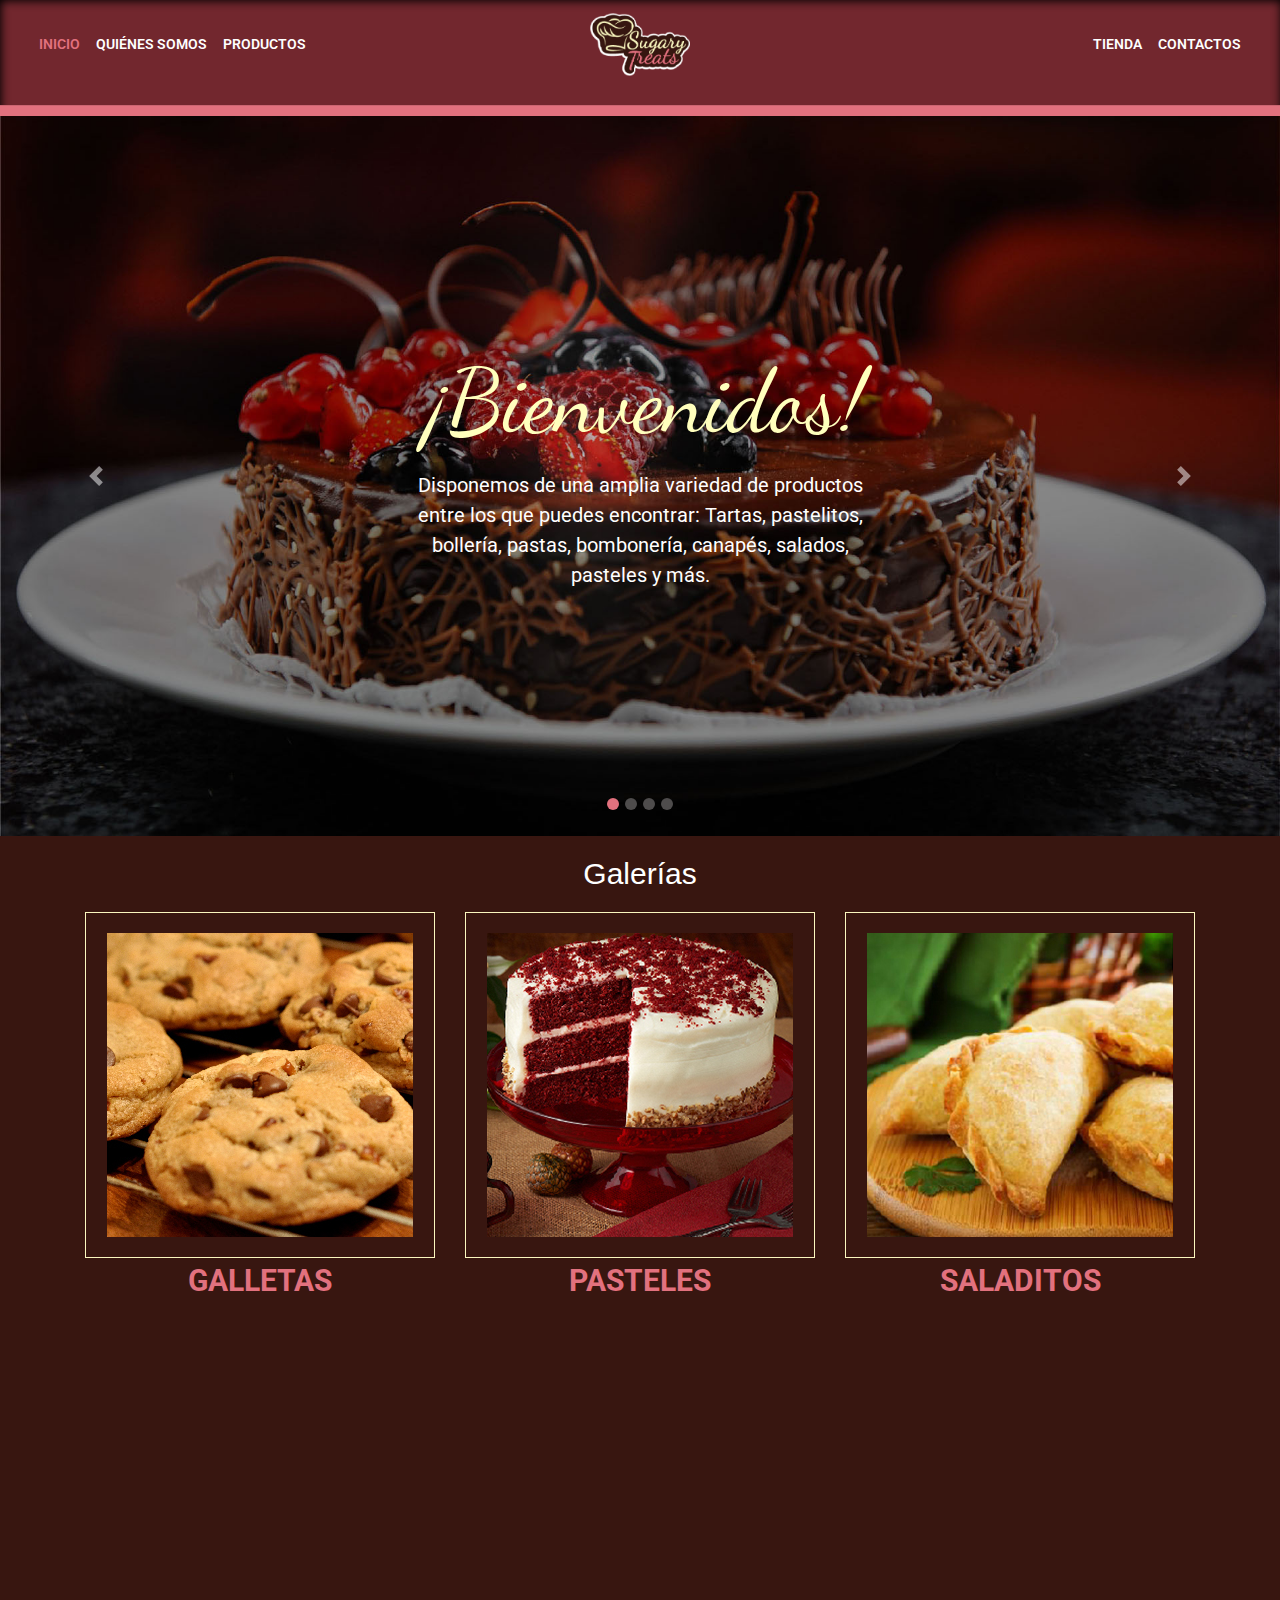
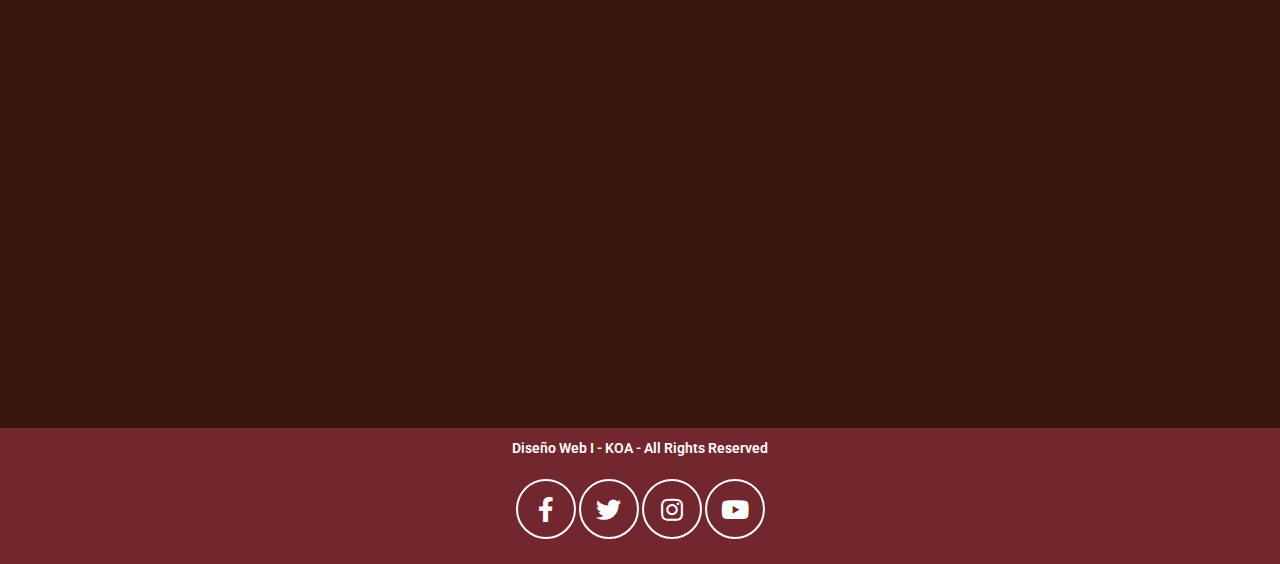
<file: index.html>
<!doctype html>
<html>
<head>
<meta charset="utf-8">
<meta name="viewport" content="width=device-width, initial-scale=1.0">
<link href="css/bootstrap.min.css" rel="stylesheet">
<link rel="stylesheet" href="https://use.fontawesome.com/releases/v5.3.1/css/all.css">
<link href="css/bootstrap-custom.css" rel="stylesheet">
<link href="css/animate.css" rel="stylesheet">
<link href="css/style-index.css" rel="stylesheet">
	
	<meta name="Description" content="pagina principal del sitio">
	<meta name="Keywords" content="sugary, sugary treats, reposteria, bakery, cake, pasteles, galletas, cookies, stores, recetas, café">
	
<title>Sugary Treats</title>
</head>

<body>
<header>



	 
	<nav class="navbar navbar-expand-md navbar-light bg-light">
    <div class="container-fluid">
        <button class="navbar-toggler" type="button" data-toggle="collapse" data-target=".dual-nav">
            <span class="navbar-toggler-icon"></span>
        </button>
        <div class="navbar-collapse collapse dual-nav w-50 order-1 order-md-0">
             <ul class="nav navbar-nav">
                <li class="nav-item active">
                    <a class="nav-link" href="index.html">Inicio</a>
                </li>
                <li class="nav-item">
                    <a class="nav-link" href="quienesomos.html">Quiénes Somos</a>
                </li>
                <li class="nav-item">
                    <a class="nav-link" href="productos.html">Productos</a>
                </li>
                
            </ul>
        </div>
        <a href="index.html" class="navbar-brand mx-auto d-block text-center order-0 order-md-1 w-25">
			<img src="img/logo.png" class="img-fluid" alt="Sugary Treats" width="130px">
		</a>
		
        <div class="navbar-collapse collapse dual-nav w-50 order-2">
            <ul class="nav navbar-nav ml-auto">
                <li class="nav-item">
					<a class="nav-link" href="shop.html">Tienda</a>
				</li>
                <li class="nav-item">
					<a class="nav-link" href="contactos.html">Contactos</a>
				</li>
            </ul>
        </div>
    </div>
</nav>
	 
	 
	 		 
		 
		








<hr class="bar-rosa">

</header>





<section id="carousel-repost">
<div id="carousel-1" class="carousel slide" data-ride="carousel">
  

		<ol class="carousel-indicators">
   			<li data-target="#carousel-1" data-slide-to="0" class="active"></li>
  			<li data-target="#carousel-1" data-slide-to="1"></li>
    		<li data-target="#carousel-1" data-slide-to="2"></li>
    		<li data-target="#carousel-1" data-slide-to="3"></li>
  	</ol>
		
		
  <div class="carousel-inner">
    
      <div class="carousel-item active">
       <img class="d-block w-100" src="img/slide-01.jpg" alt="First slide">
       <article class="carousel-caption">  


      <div class="caption-center wow bounceIn">
      	
      <h1 class="tit-banner">¡Bienvenidos!</h1>

<p>Disponemos de una amplia variedad de productos entre los que puedes encontrar: Tartas, pastelitos, bollería, pastas, bombonería, canapés, salados, pasteles y más.</p>

      	</div>

      </article>
  
      <article class="carousel-caption">  


      </article>
    
    </div>
   
	  
	  <div class="carousel-item">
      		<img class="d-block w-100" src="img/slide-02.jpg" alt="Second slide">
      		   <article class="carousel-caption">  


      <div class="caption-center wow bounceIn">
      	
      <h1 class="tit-banner">¡Disfruta!</h1>

<p>Los mejores postres a base de queso.</p>

      	</div>

      </article>
    </div>
    
    
    <div class="carousel-item">
      		<img class="d-block w-100" src="img/slide-03.jpg" alt="Third slide">
		<article class="carousel-caption">  


      <div class="caption-center wow bounceIn">
      	
      <h1 class="tit-banner">¡Explora!</h1>

<p>Sabores exóticos que te deleitarán.</p>

      	</div>

      </article>
    </div>
    
      <div class="carousel-item">
      		<img class="d-block w-100" src="img/slide-04.jpg" alt="Third slide">
		  <article class="carousel-caption">  


      <div class="caption-center wow bounceIn">
      	
      <h1 class="tit-banner">¡Antójate!</h1>

<p>Pide los postres que quieras, como los quieras.</p>

      	</div>

      </article>
    </div>
    
    
    
  </div>
  
		<a class="carousel-control-prev" href="#carousel-1" role="button" data-slide="prev">
    		<span class="carousel-control-prev-icon" aria-hidden="true"></span>
    		<span class="sr-only">Previous</span>
  	</a>
  
		<a class="carousel-control-next" href="#carousel-1" role="button" data-slide="next">
    		<span class="carousel-control-next-icon" aria-hidden="true"></span>
  		  	<span class="sr-only">Next</span>
  </a>
</div>
	
	
	
	
	
</section>


<section id="sec-productitos" class="wow fadeIn" data-wow-delay="0.3s">
	<div class="container">
	<h2 class="tit-banner">Galerías</h2>	
	<div class="row">
	
      	<article class="col-md-4 col-sm-4 col-sx-12">
    	<div class="marco">
    	<div class="overlay">
        	
    	<a href="#"><img src="img/OP-GALLETAS.jpg" alt="julie" class="img-fluid">
    	
    	<div class="bg-overlay"></div>
    	</a>
			
    	
        </div>
       	</div>
    	<h3 class="titulo">galletas</h3>
    	
    
    
    	</article>
    	
    	<article class="col-md-4 col-sm-4 col-sx-12">
    	<div class="marco">
    	<div class="overlay">
			<a href="#"><img src="img/OP-PASTELES.jpg" alt="julie" class="img-fluid">
   		<div class="bg-overlay"></div>
   		</a>
			</div>	
    	</div>
    	<h3 class="titulo">Pasteles</h3>
    	
       	</article>
    	
    	<article class="col-md-4 col-sm-4 col-sx-12">
    	<div class="marco">
    	<div class="overlay">    	
    	
    	<a href="#"><img src="img/OP-SALADITOS.jpg" alt="julie" class="img-fluid">
    	<div class="bg-overlay"></div>
    	</a>
    	
    	
    		
    	</div>
	
    	</div>
    	<h3 class="titulo">Saladitos</h3>
    
    	</article>
    	
    	
    	
    	
    
	</div>
	</div>
	
	
</section>

<section id="sec-pie" class="wow fadeIn" data-wow-delay="0.5s">
			<div class="container">	
			<div class="row">
			
			
	
		<article class="col-md-4 offset-md-8"> 
		
			 
				 <div class="cuadro-blanco container-fluid"> 
				 
		<h2>Pie de Manzana</h2>
				 
			<p> La tarta de manzana es una tarta de fruta elaborada 
			con una masa recubierta de manzana. Existen muchas variantes
			la manzana puede ser troceada o en compota. Las manzanas pueden colocarse
			directamente encima de la masa o sobre una base de crema.</p> <p>Existen variantes en las que la masa envuelve toda la fruta, como en la apple pie tradicional anglosajona, o que se elaboran al revés colocando la masa sobre la fruta para darle luego la vuelta, como en la Tarte Tatin francesa.Es una de las tartas de fruta más populares e internacionales. </p>
				 
		<p><a href="#" class="btn btn-light btn-naranja">Leer Más</a></p>	
					 
		</div>
			
	
		</article>
		</div>
			</div>
		
		
		
	</section>
	
	<footer>
		<div class="container-fluid">
			
			<p class="nombre">Diseño Web I - KOA - All Rights Reserved</p>
			<ul class="list-inline redes d-inline-block">
			<li> <a href="#"><i class="fab fa-facebook-f"></i></a></li>
			<li> <a href="#"><i class="fab fa-twitter"></i></a></li>
			<li> <a href="#"><i class="fab fa-instagram"></i></a></li>
			<li> <a href="#"><i class="fab fa-youtube"></i></a></li>
		    </ul>
					
		
		</div>
		
		
	</footer>


	<script src="js/jquery.min.js"></script>
	<script src="js/bootstrap.min.js"></script>
	
	<script src="js/wow.min.js"></script>
	 <script>
              new WOW().init();
              </script>



</body>
</html>
</file>
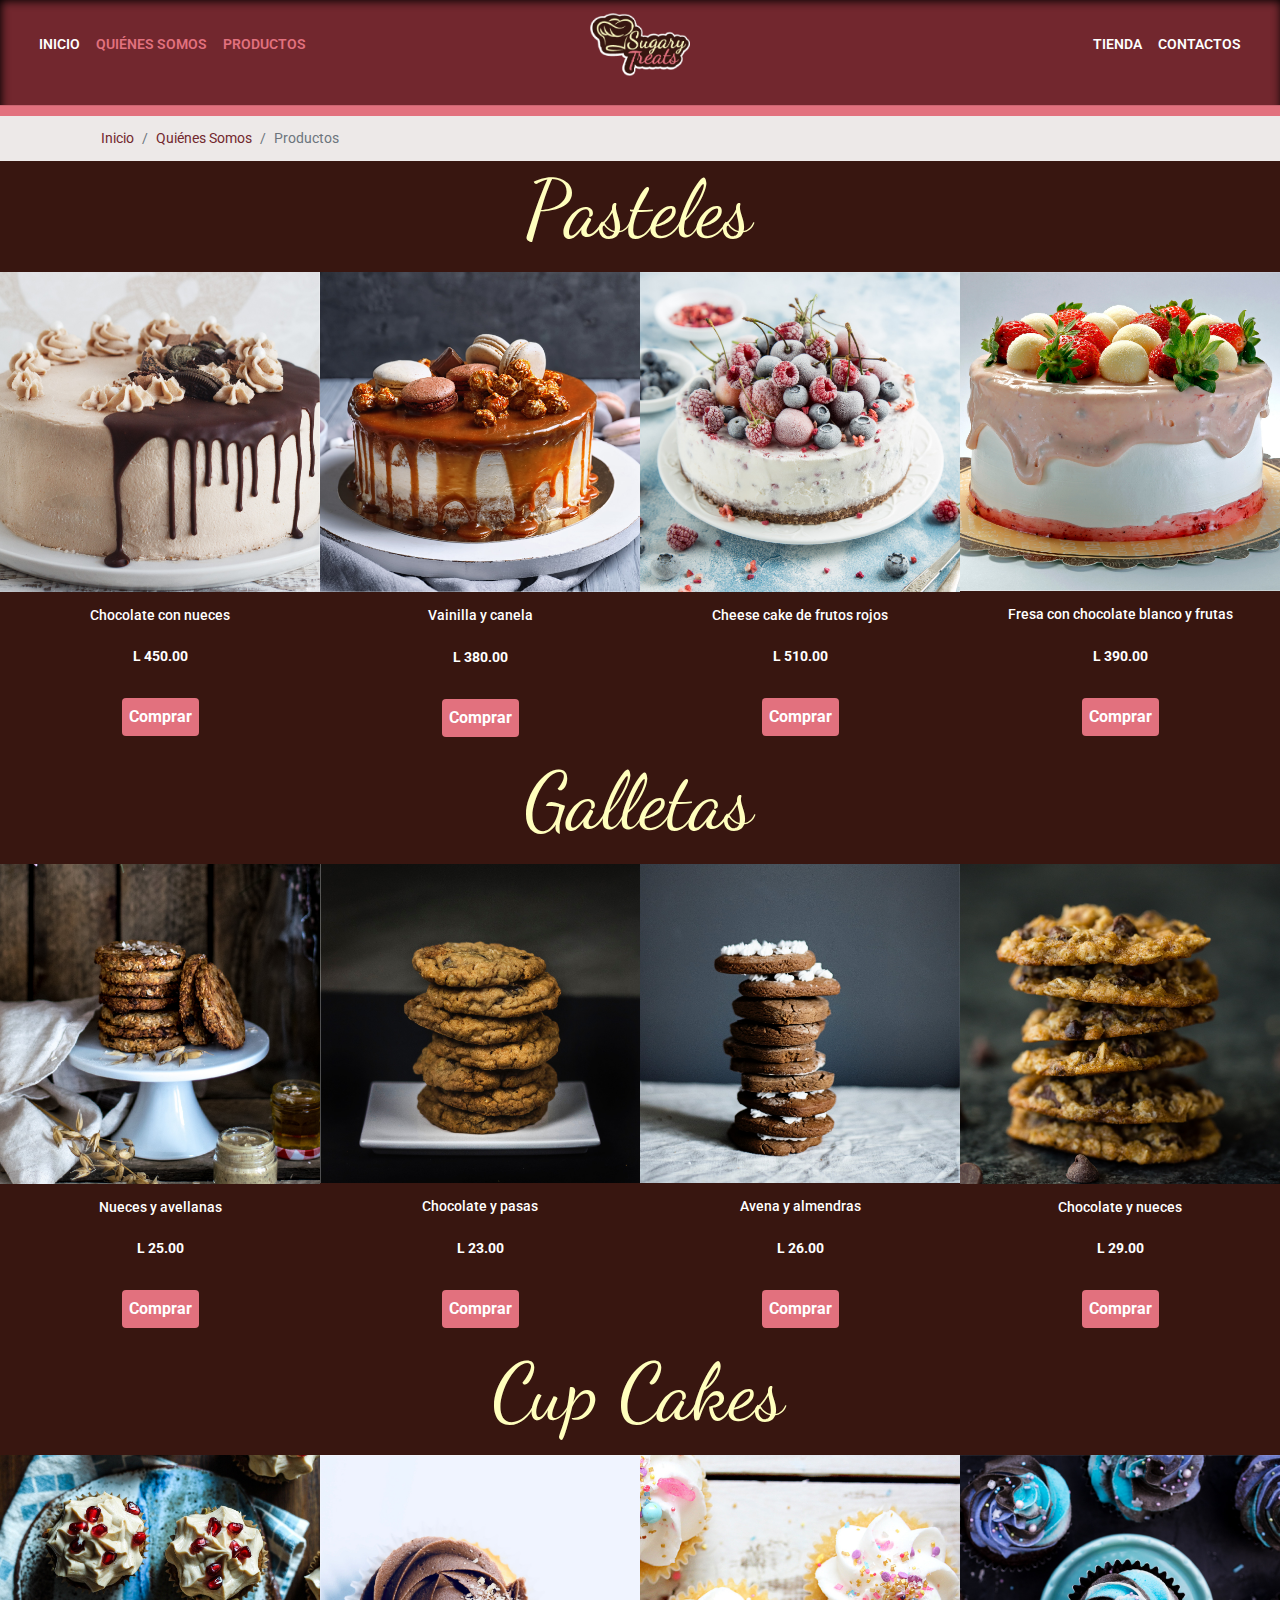
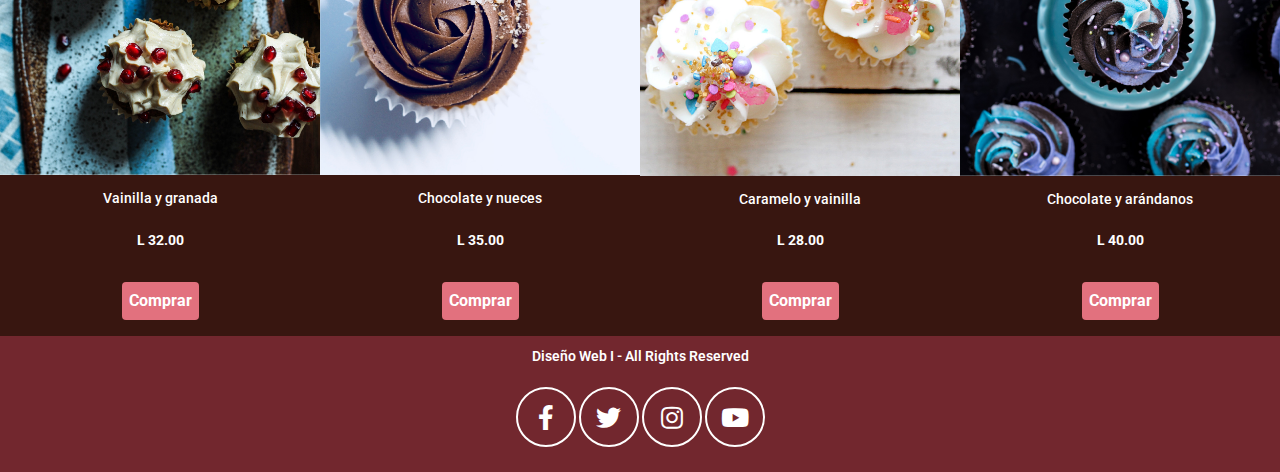
<file: productos.html>
<!doctype html>
<html>
<head>
<meta charset="utf-8">
	
	<meta name="viewport" content="width=device-width, initial-scale=1.0">
<link href="css/bootstrap.min.css" rel="stylesheet">
<link href="css/bootstrap-custom.css" rel="stylesheet">
<link rel="stylesheet" href="https://use.fontawesome.com/releases/v5.3.1/css/all.css">
<link href="css/animate.css" rel="stylesheet">
<link href="css/jquery.fancybox.min.css" rel="stylesheet">
<link href="css/style-index.css" rel="stylesheet">
	
	<meta property="og.title" content="Página de productos">
	<meta property="og.url" content="http://www.sugary-treats.com/productos.html">
	<meta property="og.description" content="Página que muestra los productos disponibles en la tienda">
	<meta property="og.image" content="http://www.sugary-treats.com/img/imagen.jpg">
	
	<meta name="Description" content="página que muestra los productos vendidos en la tienda">
	<meta name="Keywords" content="sugary, sugary treats, reposteria, bakery, cake, pasteles, galletas, cookies, stores, recetas, productos, tienda">
	
<title>Productos</title>
</head>
<body>
	<header>

	<nav class="navbar navbar-expand-md navbar-light bg-light">
    <div class="container-fluid">
        <button class="navbar-toggler" type="button" data-toggle="collapse" data-target=".dual-nav">
            <span class="navbar-toggler-icon"></span>
        </button>
        <div class="navbar-collapse collapse dual-nav w-50 order-1 order-md-0">
            <ul class="navbar-nav">
                <li class="nav-item">
                    <a class="nav-link" href="index.html">Inicio</a>
                </li>
                <li class="nav-item active">
                    <a class="nav-link" href="quienesomos.html">Quiénes Somos</a>
                </li>
                <li class="nav-item active">
                    <a class="nav-link" href="productos.html">Productos</a>
                </li>
                
            </ul>
        </div>
        <a href="index.html" class="navbar-brand mx-auto d-block text-center order-0 order-md-1 w-25">
			<img src="img/logo.png" class="img-fluid" alt="Sugary Treats" width="130px">
		</a>
		
        <div class="navbar-collapse collapse dual-nav w-50 order-2">
            <ul class="nav navbar-nav ml-auto">
                <li class="nav-item">
					<a class="nav-link" href="shop.html">Tienda</a>
				</li>
                <li class="nav-item">
					<a class="nav-link" href="contactos.html">Contactos</a>
				</li>
            </ul>
        </div>
    </div>
</nav>
		 
		  
		 <hr class="bar-rosa">
		 
		 </header>
	
	<section id="sec-breadcrumb">
		<div class="container">
			
			<ul class="breadcrumb">
				
				<li class="breadcrumb-item"><a href="index.html">Inicio</a></li>
				<li class="breadcrumb-item"><a href="quienesomos.html">Quiénes Somos</a></li>
				<li class="breadcrumb-item active">Productos</li>
			
			
			</ul>
		
		</div>
	
	</section>
	
<section id="banner-pasteles">
	<div class="container">
		
		<h2 class="tit-banner text-center">Pasteles</h2>
	</div>
</section>
	
<section id="pasteles">
	
		<div class="row no-gutters in">
					
					<article class="col-md-3 col-sm-6 col-xs-12 pads">
						<a href="img/productos-11.jpg" data-fancybox="galeria pasteles"><img src="img/productos-11.jpg"  alt="samp1" class="img-fluid"></a>
						<h4 class="productos">Chocolate con nueces</h4>
						<p class="productos precio"><strong>L 450.00</strong></p>
						<p class="productos"><a class="btn btn-light btn-shop"><strong>Comprar</strong></a></p>
					</article>
					<article class="col-md-3 col-sm-6 col-xs-12 pads">
						<a href="img/productos-12.jpg" data-fancybox="galeria pasteles"><img src="img/productos-12.jpg" alt="samp2" class="img-fluid"></a>
						<h4 class="productos">Vainilla y canela</h4>
						<p class="productos precio"><strong>L 380.00</strong></p>
						<p class="productos"><a class="btn btn-light btn-shop"><strong>Comprar</strong></a></p>
					</article>
					<article class="col-md-3 col-sm-6 col-xs-12 pads">
						<a href="img/productos-13.jpg" data-fancybox="galeria pasteles"><img src="img/productos-13.jpg" alt="samp3" class="img-fluid"></a>
						<h4 class="productos">Cheese cake de frutos rojos</h4>
						<p class="productos precio"><strong>L 510.00</strong></p>
						<p class="productos"><a class="btn btn-light btn-shop"><strong>Comprar</strong></a></p>
					</article>
					<article class="col-md-3 col-sm-6 col-xs-12 pads">
						<a href="img/productos-14.jpg" data-fancybox="galeria pasteles"><img src="img/productos-14.jpg" alt="samp4" class="img-fluid"></a>
						<h4 class="productos">Fresa con chocolate blanco y frutas</h4>
						<p class="productos precio"><strong>L 390.00</strong></p>
						<p class="productos"><a class="btn btn-light btn-shop"><strong>Comprar</strong></a></p>
					</article>
		
	</div>
</section>	
	
<section id="banner-galletas">
	<div class="container">
		<h2 class="tit-banner text-center">Galletas</h2>
	</div>
</section>
	
<section id="galletas">
	
		<div class="row no-gutters in">
					<article class="col-md-3 col-sm-6 col-xs-12 pads">
						<a href="img/productos-01.jpg" data-fancybox="galeria galletas"><img src="img/productos-01.jpg" alt="samp1" class="img-fluid"></a>
						<h4 class="productos">Nueces y avellanas</h4>
						<p class="productos precio"><strong>L 25.00</strong></p>
						<p class="productos"><a class="btn btn-light btn-shop"><strong>Comprar</strong></a></p>
					</article>
					<article class="col-md-3 col-sm-6 col-xs-12 pads">
						<a href="img/productos-02.jpg" data-fancybox="galeria galletas"><img src="img/productos-02.jpg" alt="samp2" class="img-fluid"></a>
						<h4 class="productos">Chocolate y pasas</h4>
						<p class="productos precio"><strong>L 23.00</strong></p>
						<p class="productos"><a class="btn btn-light btn-shop"><strong>Comprar</strong></a></p>
					</article>
					<article class="col-md-3 col-sm-6 col-xs-12 pads">
						<a href="img/productos-03.jpg" data-fancybox="galeria galletas"><img src="img/productos-03.jpg" alt="samp3" class="img-fluid"></a>
						<h4 class="productos">Avena y almendras</h4>
						<p class="productos precio"><strong>L 26.00</strong></p>
						<p class="productos"><a class="btn btn-light btn-shop"><strong>Comprar</strong></a></p>
					</article>	
					<article class="col-md-3 col-sm-6 col-xs-12 pads">
						<a href="img/productos-04.jpg" data-fancybox="galeria galletas"><img src="img/productos-04.jpg" alt="samp4" class="img-fluid"></a>
						<h4 class="productos">Chocolate y nueces</h4>
						<p class="productos precio"><strong>L 29.00</strong></p>
						<p class="productos"><a class="btn btn-light btn-shop"><strong>Comprar</strong></a></p>
					</article>
		
	</div>
</section>
	
<section id="banner-cupcakes">
	<div class="container">
		<h2 class="tit-banner text-center">Cup Cakes</h2>
	</div>
</section>
	
<section id="cupcakes">
	
		<div class="row no-gutters in">
					<article class="col-md-3 col-sm-6 col-xs-12 pads">
						<a href="img/productos-06.jpg" data-fancybox="galeria-cupcakes"><img src="img/productos-06.jpg" alt="samp5" class="img-fluid"></a>
						<h4 class="productos">Vainilla y granada</h4>
						<p class="productos precio"><strong>L 32.00</strong></p>
					<p class="productos"><a class="btn btn-light btn-shop"><strong>Comprar</strong></a></p>
					</article>
					<article class="col-md-3 col-sm-6 col-xs-12 pads">
						<a href="img/productos-07.jpg" data-fancybox="galeria-cupcakes"><img src="img/productos-07.jpg" alt="samp6" class="img-fluid"></a>
						<h4 class="productos">Chocolate y nueces</h4>
						<p class="productos precio"><strong>L 35.00</strong></p>
						<p class="productos"><a class="btn btn-light btn-shop"><strong>Comprar</strong></a></p>
					</article>
					<article class="col-md-3 col-sm-6 col-xs-12 pads">
						<a href="img/productos-08.jpg" data-fancybox="galeria-cupcakes"><img src="img/productos-08.jpg" alt="samp8" class="img-fluid"></a>
						<h4 class="productos">Caramelo y vainilla</h4>
						<p class="productos precio"><strong>L 28.00</strong></p>
						<p class="productos"><a class="btn btn-light btn-shop"><strong>Comprar</strong></a></p>
					</article>	
					<article class="col-md-3 col-sm-6 col-xs-12 pads">
						<a href="img/productos-09.jpg" data-fancybox="galeria-cupcakes"><img src="img/productos-09.jpg" alt="samp9" class="img-fluid"></a>
						<h4 class="productos">Chocolate y arándanos</h4>
						<p class="productos precio"><strong>L 40.00</strong></p>
						<p class="productos"><a class="btn btn-light btn-shop"><strong>Comprar</strong></a></p>
					</article>
			
	</div>
</section>
	
	<footer>
		<div class="container-fluid">
			
			<p class="nombre">Diseño Web I - All Rights Reserved</p>
			<ul class="list-inline redes d-inline-block">
			<li> <a href="#"><i class="fab fa-facebook-f"></i></a></li>
			<li> <a href="#"><i class="fab fa-twitter"></i></a></li>
			<li> <a href="#"><i class="fab fa-instagram"></i></a></li>
			<li> <a href="#"><i class="fab fa-youtube"></i></a></li>
		    </ul>
					
		
		</div>
		
		
	</footer>
	
	
	
	
	<script src="js/jquery.min.js"></script>	
	<script src="js/bootstrap.min.js"></script>
	<script src="js/jquery.fancybox.min.js"></script>
	
	<!-- Global site tag (gtag.js) - Google Analytics -->
<script async src="https://www.googletagmanager.com/gtag/js?id=UA-125813220-1"></script>
<script>
  window.dataLayer = window.dataLayer || [];
  function gtag(){dataLayer.push(arguments);}
  gtag('js', new Date());

  gtag('config', 'UA-125813220-1');
</script>
	
</body>
</html>
</file>
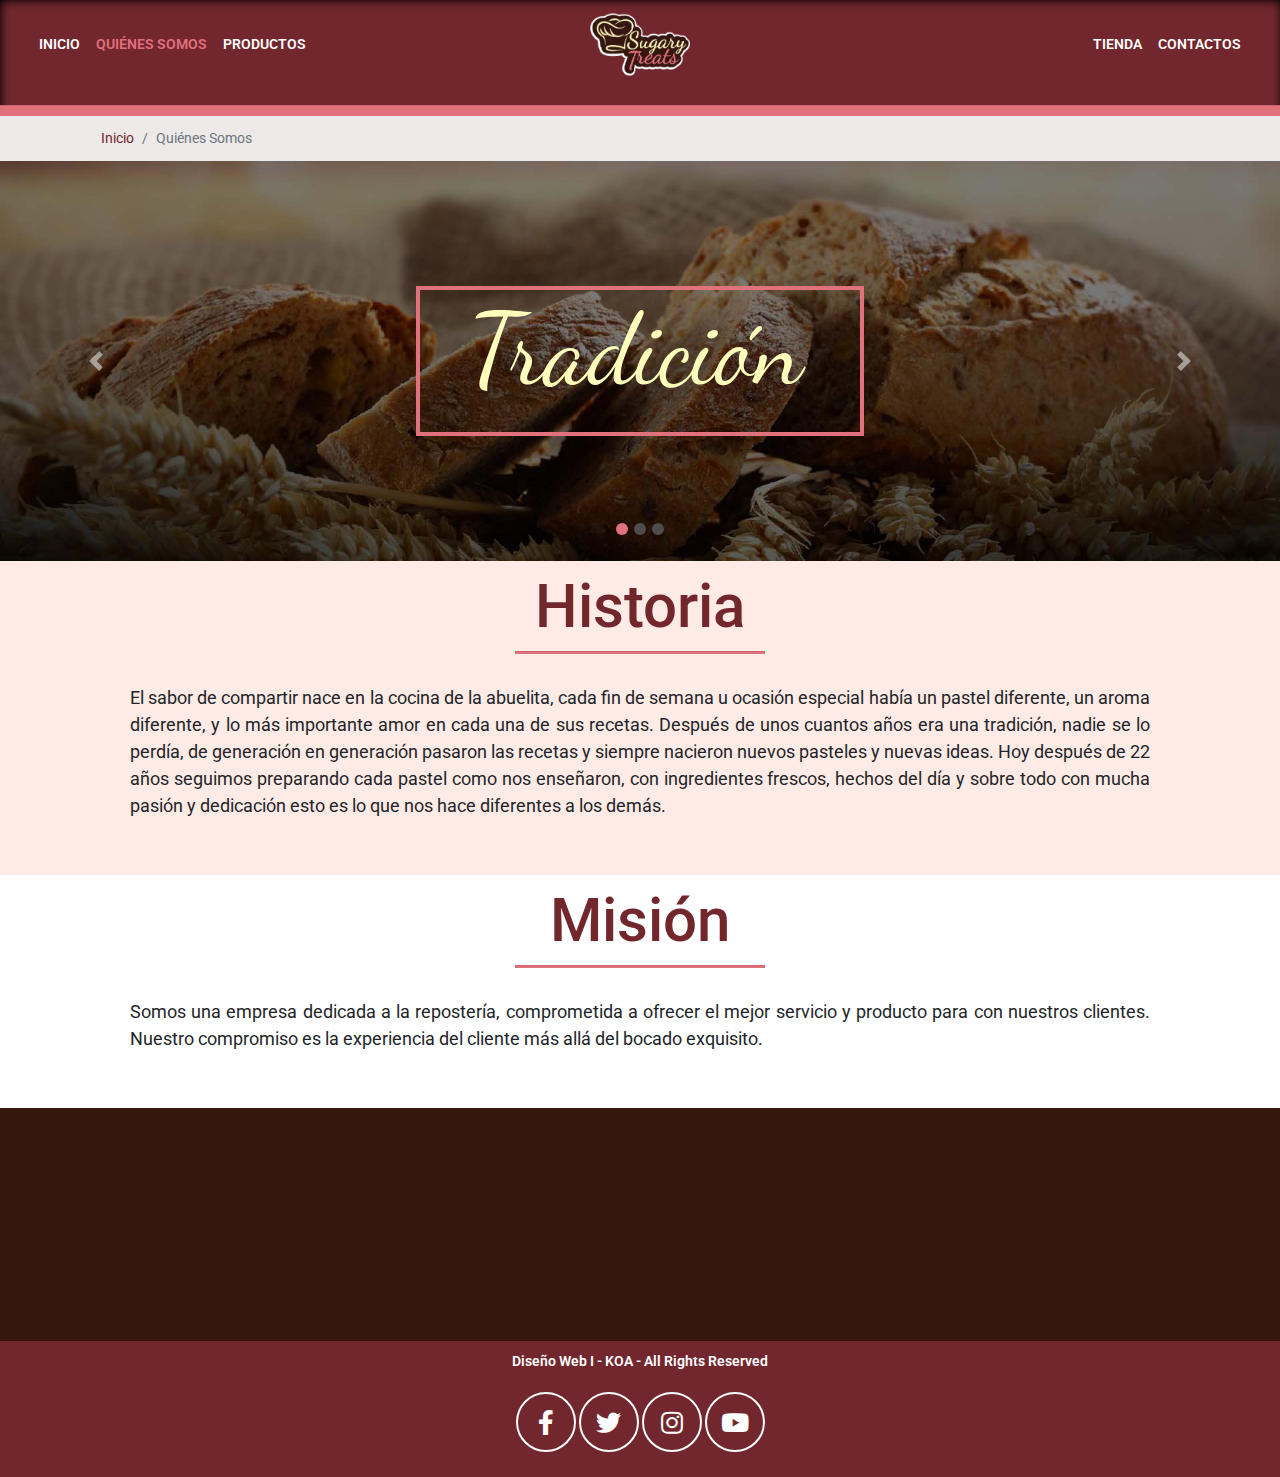
<file: quienesomos.html>
<!doctype html>
<html>
<head>
<meta charset="utf-8">
<meta name="viewport" content="width=device-width, initial-scale=1.0">
<link href="css/bootstrap.min.css" rel="stylesheet">
<link href="css/bootstrap-custom.css" rel="stylesheet">
<link rel="stylesheet" href="https://use.fontawesome.com/releases/v5.3.1/css/all.css">
<link href="css/animate.css" rel="stylesheet">
<link href="css/style-index.css" rel="stylesheet">
	
	<meta name="Description" content="página que brinda información de la empresa">
	<meta name="Keywords" content="sugary, sugary treats, reposteria, bakery, cake, pasteles, galletas, cookies, stores, recetas, historia, quiénes somos">
	
<title>Quiénes Somos</title>
</head>


<header>

	<nav class="navbar navbar-expand-md navbar-light bg-light">
    <div class="container-fluid">
        <button class="navbar-toggler" type="button" data-toggle="collapse" data-target=".dual-nav">
            <span class="navbar-toggler-icon"></span>
        </button>
        <div class="navbar-collapse collapse dual-nav w-50 order-1 order-md-0">
            <ul class="navbar-nav">
                <li class="nav-item">
                    <a class="nav-link" href="index.html">Inicio</a>
                </li>
                <li class="nav-item active">
                    <a class="nav-link" href="quienesomos.html">Quiénes Somos</a>
                </li>
                <li class="nav-item">
                    <a class="nav-link" href="productos.html">Productos</a>
                </li>
                
            </ul>
        </div>
        <a href="index.html" class="navbar-brand mx-auto d-block text-center order-0 order-md-1 w-25">
			<img src="img/logo.png" class="img-fluid" alt="Sugary Treats" width="130px">
		</a>
		
        <div class="navbar-collapse collapse dual-nav w-50 order-2">
            <ul class="nav navbar-nav ml-auto">
                <li class="nav-item">
					<a class="nav-link" href="shop.html">Tienda</a>
				</li>
                <li class="nav-item">
					<a class="nav-link" href="contactos.html">Contactos</a>
				</li>
            </ul>
        </div>
    </div>
</nav>
		 
		  
		 <hr class="bar-rosa">
		 
		 </header>
		 
		 	<section id="sec-breadcrumb">
		<div class="container">
			
			<ul class="breadcrumb">
				
				<li class="breadcrumb-item"><a href="index.html">Inicio</a></li>
				<li class="breadcrumb-item active">Quiénes Somos</li>
			
			
			</ul>
		
		</div>
	
	</section>
		 
		 


<section id="carousel-about">
<div id="carousel-1" class="carousel slide" data-ride="carousel">
  

		<ol class="carousel-indicators">
   			<li data-target="#carousel-1" data-slide-to="0" class="active"></li>
  			<li data-target="#carousel-1" data-slide-to="1"></li>
    		<li data-target="#carousel-1" data-slide-to="2"></li>
    		
  	</ol>
		
		
  <div class="carousel-inner">
    
      <div class="carousel-item active">
       <img class="d-block w-100"  src="img/tradiccion-slide01.jpg" alt="First slide">
       <article class="carousel-caption">  


      <div class="caption-center">
      	<div class="marquito">
      	
      	            <h1 class="tit-banner wow fadeInDown">Tradición</h1>
      	            
      	           </div>


      	</div>

      </article>
  
      <article class="carousel-caption">  


      </article>
    
    </div>
   
	  
	  <div class="carousel-item">
      		<img class="d-block w-100" src="img/compromiso-slide02.jpg" alt="Second slide">
      		   <article class="carousel-caption">  


      <div class="caption-center">
       	<div class="marquito">
      	
      <h1 class="tit-banner wow fadeInDown" >Compromiso</h1>
		  </div>
       
      	</div>

      </article>
    </div>
    
    
    <div class="carousel-item">
      		<img class="d-block w-100" src="img/experiencia-slide03.jpg" alt="Third slide">
		<article class="carousel-caption">  


      <div class="caption-center">
      	<div class="marquito">
      <h1 class="tit-banner wow fadeInDown">Experiencia</h1>
		  </div>



      	</div>

      </article>
    </div>
    
      
    
    
  </div>
  
		<a class="carousel-control-prev" href="#carousel-1" role="button" data-slide="prev">
    		<span class="carousel-control-prev-icon" aria-hidden="true"></span>
    		<span class="sr-only">Previous</span>
  	</a>
  
		<a class="carousel-control-next" href="#carousel-1" role="button" data-slide="next">
    		<span class="carousel-control-next-icon" aria-hidden="true"></span>
  		  	<span class="sr-only">Next</span>
  </a>
</div>
	
	
	
	
	
</section>



<section id="sec-historia" class="wow fadeInDown">
	<div class="container">
	
	
	
		
		<h1 class="wow bounceInLeft" data-wow-delay="0.5s">Historia</h1>
		<hr class="bar-rosa">
		
		<div class="container">
		<p class="espaciado parrafo">El sabor de compartir nace en la cocina de la abuelita, cada fin de semana u ocasión especial había un pastel diferente, un aroma diferente, y lo más importante amor en cada una de sus recetas. 
Después de unos cuantos años era una tradición, nadie se lo perdía, de generación en generación pasaron las recetas y siempre nacieron nuevos pasteles y nuevas ideas. 
Hoy después de 22 años seguimos preparando cada pastel como nos enseñaron, con ingredientes frescos, hechos del día y sobre todo con mucha pasión y dedicación esto es lo que nos hace diferentes a los demás. </p>
		
		</div>
		</div>
		

</section>



<section id="sec-mision" class="wow fadeInDown">
	<div class="container">
	
	<article class="col-md-12 col-sm-12 col-xs-12">
		
		<h1 class="wow bounceInLeft" data-wow-delay="0.7s">Misión</h1>
		<hr class="bar-rosa">
		
		<p class="espaciado parrafo">Somos una empresa dedicada a la repostería, comprometida a ofrecer el mejor servicio y producto para con nuestros clientes. Nuestro compromiso es la experiencia del cliente más allá del bocado exquisito. </p>

		
		</article>
		
	</div>
	
	

	
</section>



<section id="sec-vision" class="wow fadeInDown">
	<div class="container">
	
	<article>
		
		<h1 class="wow bounceInLeft" data-wow-delay="0.8s">Visión</h1>
		<hr class="bar-rosa">
		
		<p class="espaciado parrafo">Consolidarnos para el <strong>2020</strong> como la empresa líder en Tegucigalpa y Centroamérica en repostería, garantizando los postres más sabrosos y diferenciadores del mercado, con una selecta cartera de productos únicos. 
</p>
	

		
		</article>
		
	</div>
	
	

	
</section>















	
	<footer>
		<div class="container-fluid">
			
			<p class="nombre">Diseño Web I - KOA - All Rights Reserved</p>
			<ul class="list-inline redes d-inline-block">
			<li> <a href="#"><i class="fab fa-facebook-f"></i></a></li>
			<li> <a href="#"><i class="fab fa-twitter"></i></a></li>
			<li> <a href="#"><i class="fab fa-instagram"></i></a></li>
			<li> <a href="#"><i class="fab fa-youtube"></i></a></li>
		    </ul>
					
		
		</div>
		
		
	</footer>
	
	
	
	<script src="js/jquery.min.js"></script>
	<script src="js/bootstrap.min.js"></script>
	<script src="js/wow.min.js"></script>
	 <script>
              new WOW().init();
              </script>


<body>
</body>
</html>
</file>
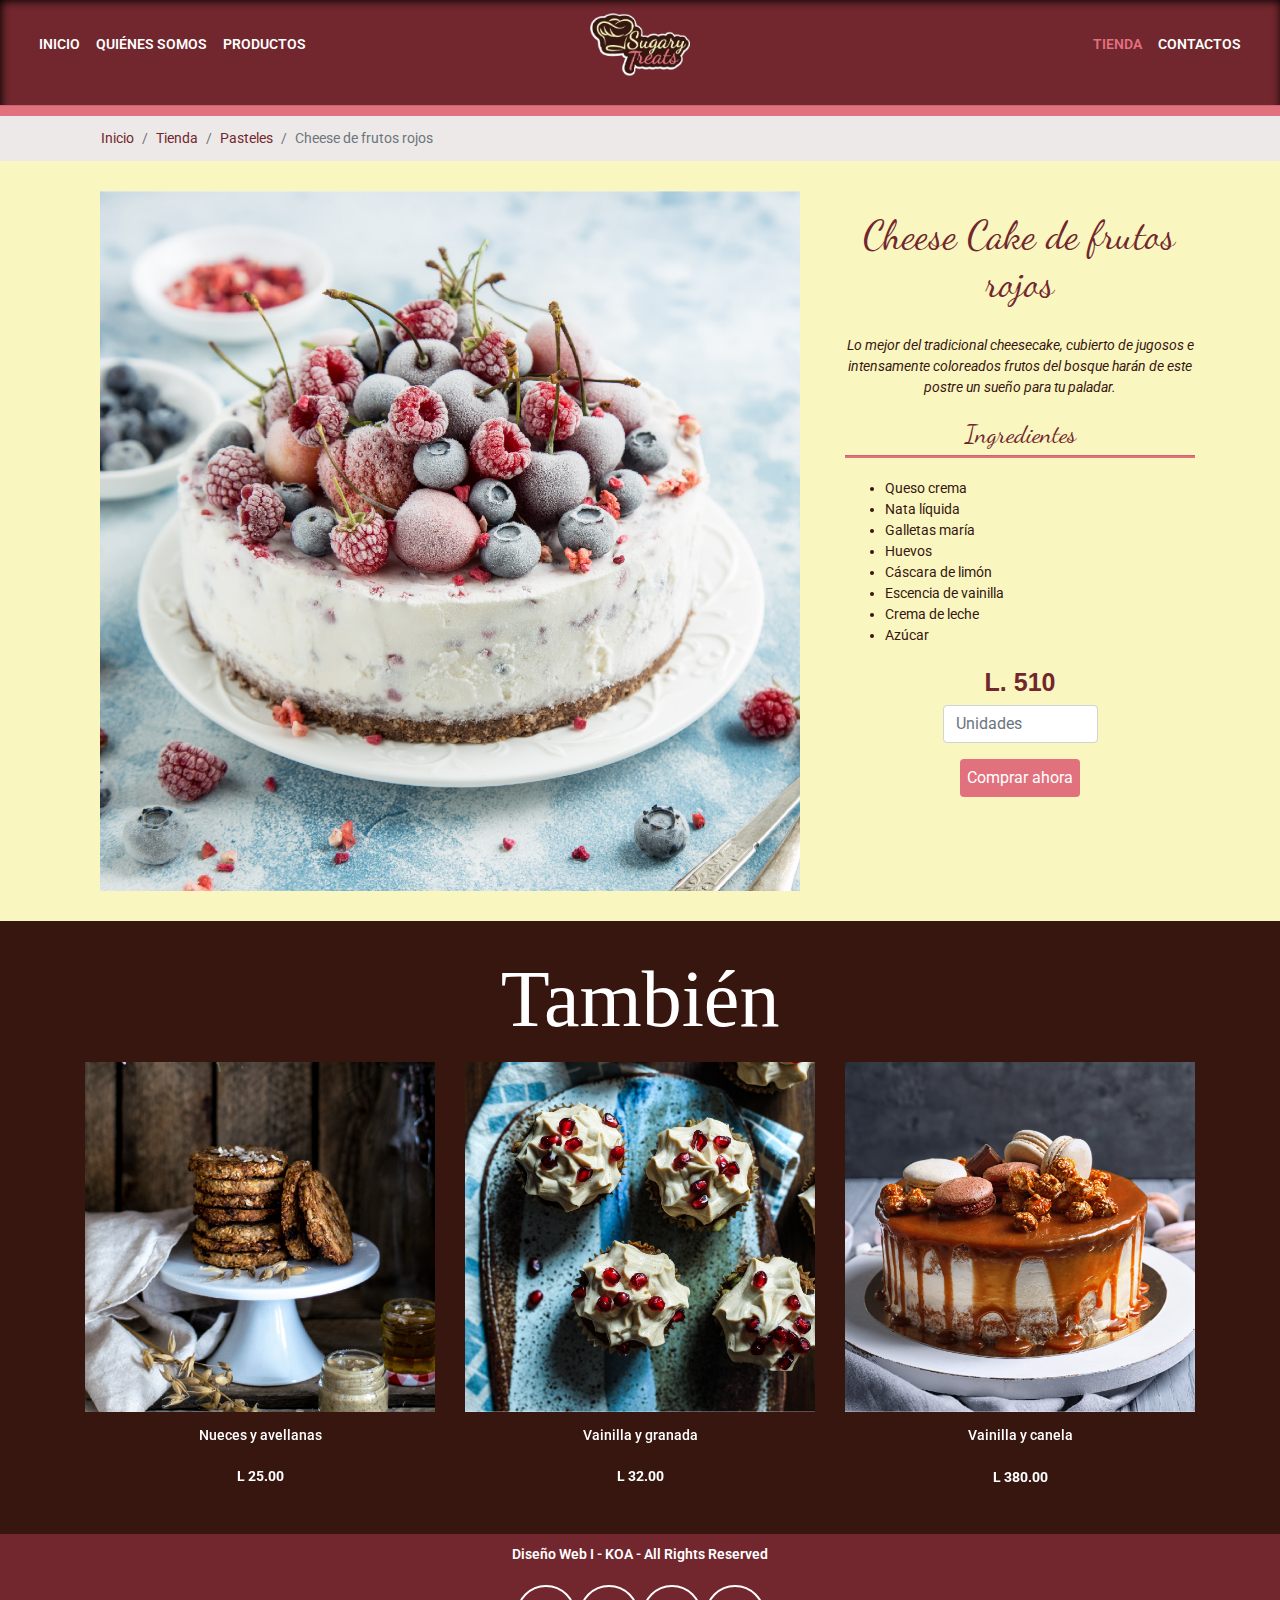
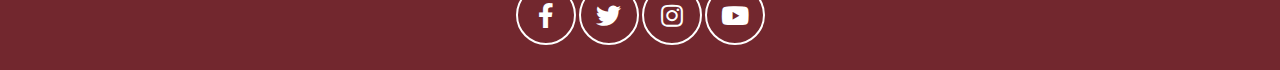
<file: shop-Chese de frutos rojos.html>
<!doctype html>
<html>
<head>
<meta charset="utf-8">
<meta name="viewport" content="width=device-width, initial-scale=1.0">
<link href="css/bootstrap.min.css" rel="stylesheet">
<link href="css/bootstrap-custom.css" rel="stylesheet">
<link rel="stylesheet" href="https://use.fontawesome.com/releases/v5.3.1/css/all.css">
<link href="css/animate.css" rel="stylesheet">
<link href="css/owl.carousel.min.css" rel="stylesheet">
<link href="css/style-index.css" rel="stylesheet">
	
	 <meta property="og.title" content="Página de tienda">
	<meta property="og.url" content="http://www.sugary-treats.com/productos.html">
	<meta property="og.description" content="Página que muestra los productos para vender">
<meta property="og.image" content="http://www.sugary-treats.com/img/imagen.jpg">
	
	<meta name="Description" content="página que ofrece información de los productos en venta">
	<meta name="Keywords" content="sugary, sugary treats, reposteria, bakery, cake, pasteles, galletas, cookies, stores, recetas, Shop, tienda, ordene online">
	
<title>Shop-Cheese Cake de frutos rojos</title>
</head>


<header>

	<nav class="navbar navbar-expand-md navbar-light bg-light">
    <div class="container-fluid">
        <button class="navbar-toggler" type="button" data-toggle="collapse" data-target=".dual-nav">
            <span class="navbar-toggler-icon"></span>
        </button>
        <div class="navbar-collapse collapse dual-nav w-50 order-1 order-md-0">
            <ul class="navbar-nav">
                <li class="nav-item">
                    <a class="nav-link" href="index.html">Inicio</a>
                </li>
                <li class="nav-item">
                    <a class="nav-link" href="quienesomos.html">Quiénes Somos</a>
                </li>
                <li class="nav-item">
                    <a class="nav-link" href="productos.html">Productos</a>
                </li>
                
            </ul>
        </div>
        <a href="index.html" class="navbar-brand mx-auto d-block text-center order-0 order-md-1 w-25">
			<img src="img/logo.png" class="img-fluid" alt="Sugary Treats" width="130px">
		</a>
		
        <div class="navbar-collapse collapse dual-nav w-50 order-2">
            <ul class="nav navbar-nav ml-auto">
                <li class="nav-item active">
					<a class="nav-link" href="shop.html">Tienda</a>
				</li>
                <li class="nav-item">
					<a class="nav-link" href="contactos.html">Contactos</a>
				</li>
            </ul>
        </div>
    </div>
</nav>
		 
		  
		 <hr class="bar-rosa">
		 
		 </header>
		 
		 	<section id="sec-breadcrumb">
		<div class="container">
			
			<ul class="breadcrumb">
				
				<li class="breadcrumb-item"><a href="index.html">Inicio</a></li>
				<li class="breadcrumb-item"><a href="shop.html">Tienda</a></li>
				<li class="breadcrumb-item"><a href="shop.html #carousel-shop">Pasteles</a></li>
				<li class="breadcrumb-item active">Cheese de frutos rojos</li>
			
			
			</ul>
		
		</div>
	
	</section>
		 
<section id="shop" class="contenido">
	
	<div class="container">
		
		<div class="row">
		
		    <article class="espaciado col-md-8 col-sm-8 col-xs-12">
				<img src="img/productos-13.jpg"
				 alt= "Cheese de frutos rojos" class="img-fluid">
			
			</article>
		
		    <article class="col-md-4 col-sm-4 col-xs-12">
				
				<h2 class="titulo wow fadeIn" data-wow-delay="1s">Cheese Cake de frutos rojos</h2>
				
				<p>Lo mejor del tradicional cheesecake, cubierto de jugosos e intensamente coloreados frutos del bosque harán de este postre un sueño para tu paladar.</p>
				
				<h3>Ingredientes</h3>
				<hr class="bar-shop">
				<ul>
				   <li>Queso crema</li>
				   <li>Nata líquida</li>
				   <li>Galletas maría</li>
				   <li>Huevos</li>
				   <li>Cáscara de limón</li>
				   <li>Escencia de vainilla</li>
				   <li>Crema de leche</li>
				   <li>Azúcar</li>
					
				</ul>
				
				<h4>L. 510</h4>
				
				<form name="form-contacto" id="form-shop" method="post" action="" class="col-md-6 col-sm-6 col-xs-12 offset-md-3">
  	
  		<div class="form-group form-row">
  		
  			<label></label>
			<input type="text" name="Unidades" id="correo" class="form-control" placeholder="Unidades" required maxlength="2" >
  					
  		</div>
			</form>
			
			<p><a href="#" class="btn btn-light btn-shop">Comprar ahora</a></p>
			
			</article>
		</div>
		
	</div>
	
</section>		 

<section id="shop-tambien" class="espaciado">
		<div class="container">
			
			<h2 class="tit-banner text-center">También</h2>
			
			<div class="app-carousel owl-carousel">
				
				<div class="single-shot">
					<img src="img/productos-06.jpg" class="img-fluid" width="300px">
					<h4 class="productos">Vainilla y granada</h4>
					<p class="productos precio"><strong>L 32.00</strong></p>
					
				</div>
				
				<div class="single-shot">
					<img src="img/productos-12.jpg" alt="samp2" class="img-fluid" width="300px">
					<h4 class="productos">Vainilla y canela</h4>
						<p class="productos precio"><strong>L 380.00</strong></p>
				</div>
				
				<div class="single-shot">
					<img src="img/productos-01.jpg" alt="samp1" class="img-fluid" width="300px">
					<h4 class="productos">Nueces y avellanas</h4>
						<p class="productos precio"><strong>L 25.00</strong></p>
				</div>
				
			</div>
			
		</div>
	</section>

	
	<footer>
		<div class="container-fluid">
			
			<p class="nombre">Diseño Web I - KOA - All Rights Reserved</p>
			<ul class="list-inline redes d-inline-block">
			<li> <a href="#"><i class="fab fa-facebook-f"></i></a></li>
			<li> <a href="#"><i class="fab fa-twitter"></i></a></li>
			<li> <a href="#"><i class="fab fa-instagram"></i></a></li>
			<li> <a href="#"><i class="fab fa-youtube"></i></a></li>
		    </ul>
					
		
		</div>
		
		
	</footer>
	
	
	
	<script src="js/jquery.min.js"></script>
	<script src="js/bootstrap.min.js"></script>
	<script src="js/wow.min.js"></script>
	<script src="js/owl.carousel.min.js"></script>
	 <script>
              new WOW().init();
              </script>
              
     <script>
	$(function(){
		$(".app-carousel").owlCarousel({
				items: 1,
				loop: true,
				autoplay: true,
				smartSpeed: 800,
				margin: 30,
				center: true,
				dots: true,
				responsive: {
					0: {
						items: 1
					},
					480: {
						items: 2
					},
					992: {
						items: 3
					}
				}
			});
	});
	
	</script>


<body>
</body>
</html>
</file>
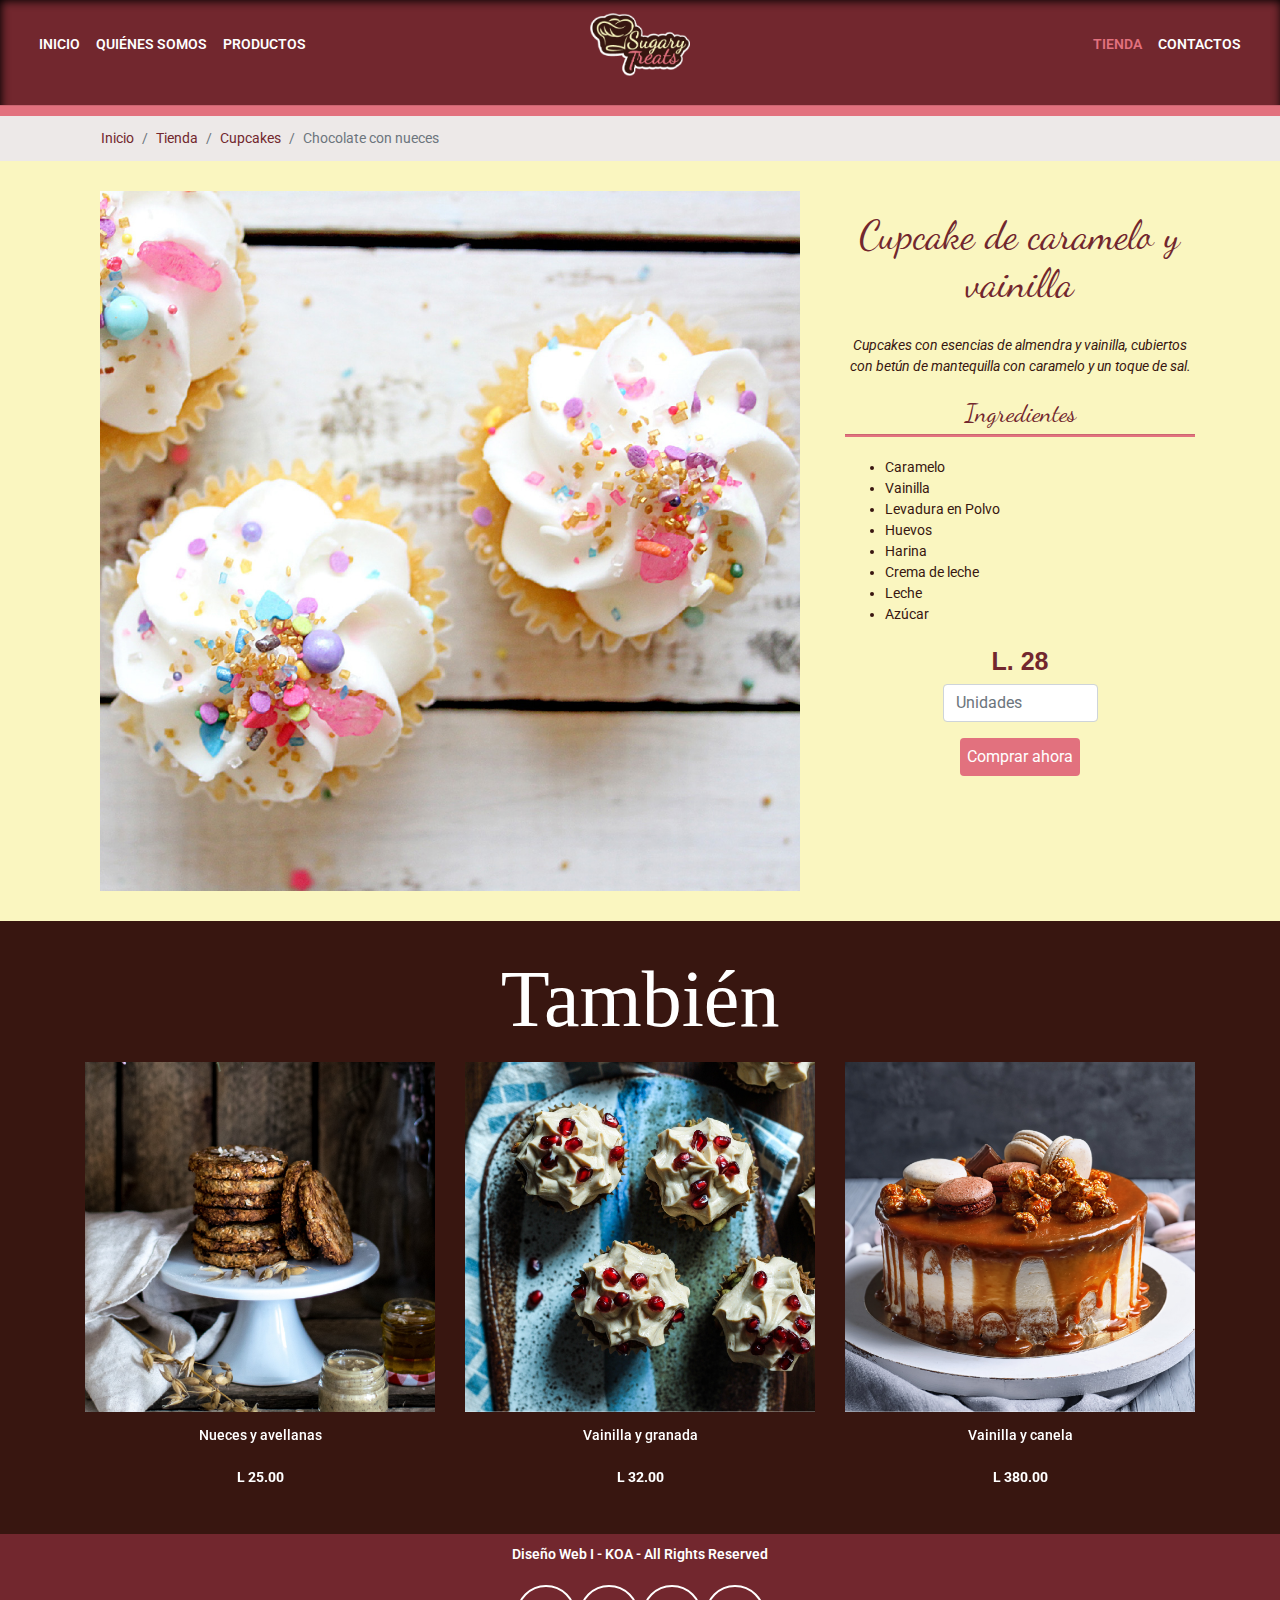
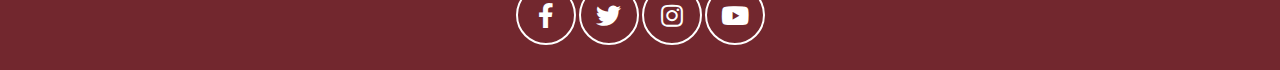
<file: shop-Cup Caramelo y vainilla.html>
<!doctype html>
<html>
<head>
<meta charset="utf-8">
<meta name="viewport" content="width=device-width, initial-scale=1.0">
<link href="css/bootstrap.min.css" rel="stylesheet">
<link href="css/bootstrap-custom.css" rel="stylesheet">
<link rel="stylesheet" href="https://use.fontawesome.com/releases/v5.3.1/css/all.css">
<link href="css/animate.css" rel="stylesheet">
<link href="css/owl.carousel.min.css" rel="stylesheet">
<link href="css/style-index.css" rel="stylesheet">
	
	 <meta property="og.title" content="Página de tienda">
	<meta property="og.url" content="http://www.sugary-treats.com/productos.html">
	<meta property="og.description" content="Página que muestra los productos para vender">
<meta property="og.image" content="http://www.sugary-treats.com/img/imagen.jpg">
	
	<meta name="Description" content="página que ofrece información de los productos en venta">
	<meta name="Keywords" content="sugary, sugary treats, reposteria, bakery, cake, pasteles, galletas, cookies, stores, recetas, Shop, tienda, ordene online">
	
<title>shop-Cupcake caramelo y vainilla</title>
</head>


<header>

	<nav class="navbar navbar-expand-md navbar-light bg-light">
    <div class="container-fluid">
        <button class="navbar-toggler" type="button" data-toggle="collapse" data-target=".dual-nav">
            <span class="navbar-toggler-icon"></span>
        </button>
        <div class="navbar-collapse collapse dual-nav w-50 order-1 order-md-0">
            <ul class="navbar-nav">
                <li class="nav-item">
                    <a class="nav-link" href="index.html">Inicio</a>
                </li>
                <li class="nav-item">
                    <a class="nav-link" href="quienesomos.html">Quiénes Somos</a>
                </li>
                <li class="nav-item">
                    <a class="nav-link" href="productos.html">Productos</a>
                </li>
                
            </ul>
        </div>
        <a href="index.html" class="navbar-brand mx-auto d-block text-center order-0 order-md-1 w-25">
			<img src="img/logo.png" class="img-fluid" alt="Sugary Treats" width="130px">
		</a>
		
        <div class="navbar-collapse collapse dual-nav w-50 order-2">
            <ul class="nav navbar-nav ml-auto">
                <li class="nav-item active">
					<a class="nav-link" href="shop.html">Tienda</a>
				</li>
                <li class="nav-item">
					<a class="nav-link" href="contactos.html">Contactos</a>
				</li>
            </ul>
        </div>
    </div>
</nav>
		 
		  
		 <hr class="bar-rosa">
		 
		 </header>
		 
		 	<section id="sec-breadcrumb">
		<div class="container">
			
			<ul class="breadcrumb">
				
				<li class="breadcrumb-item"><a href="index.html">Inicio</a></li>
				<li class="breadcrumb-item"><a href="shop.html">Tienda</a></li>
				<li class="breadcrumb-item"><a href="shop.html #carousel-cupcake">Cupcakes</a></li>
				<li class="breadcrumb-item active">Chocolate con nueces</li>
			
			
			</ul>
		
		</div>
	
	</section>
		 
<section id="shop" class="contenido">
	
	<div class="container">
		
		<div class="row">
		
		    <article class="espaciado col-md-8 col-sm-8 col-xs-12">
				<img src="img/productos-08.jpg"
				 alt= "Cupcake de caramelo y vainilla" class="img-fluid">
			
			</article>
		
		    <article class="col-md-4 col-sm-4 col-xs-12">
				
				<h2 class="titulo wow fadeIn" data-wow-delay="1s">Cupcake de caramelo y vainilla</h2>
				
				<p>Cupcakes con esencias de almendra y vainilla, cubiertos con betún de mantequilla con caramelo y un toque de sal.</p>
				
				<h3>Ingredientes</h3>
				<hr class="bar-shop">
				<ul>
				   <li>Caramelo</li>
				   <li>Vainilla</li>
				   <li>Levadura en Polvo</li>
				   <li>Huevos</li>
				   <li>Harina</li>
				   <li>Crema de leche</li>
				   <li>Leche</li>
				   <li>Azúcar</li>
					
				</ul>
				
				<h4>L. 28</h4>
				
				<form name="form-contacto" id="form-shop" method="post" action="" class="col-md-6 col-sm-6 col-xs-12 offset-md-3">
  	
  		<div class="form-group form-row">
  		
  			<label></label>
			<input type="text" name="Unidades" id="correo" class="form-control" placeholder="Unidades" required maxlength="2" >
  					
  		</div>
			</form>
			
			<p><a href="#" class="btn btn-light btn-shop">Comprar ahora</a></p>
			
			</article>
		</div>
		
	</div>
	
</section>		 

<section id="shop-tambien" class="espaciado">
		<div class="container">
			
			<h2 class="tit-banner text-center">También</h2>
			
			<div class="app-carousel owl-carousel">
				
				<div class="single-shot">
					<img src="img/productos-06.jpg" class="img-fluid" width="300px">
					<h4 class="productos">Vainilla y granada</h4>
					<p class="productos precio"><strong>L 32.00</strong></p>
					
				</div>
				
				<div class="single-shot">
					<img src="img/productos-12.jpg" alt="samp2" class="img-fluid" width="300px">
					<h4 class="productos">Vainilla y canela</h4>
						<p class="productos precio"><strong>L 380.00</strong></p>
				</div>
				
				<div class="single-shot">
					<img src="img/productos-01.jpg" alt="samp1" class="img-fluid" width="300px">
					<h4 class="productos">Nueces y avellanas</h4>
						<p class="productos precio"><strong>L 25.00</strong></p>
				</div>
				
			</div>
			
		</div>
	</section>

	
	<footer>
		<div class="container-fluid">
			
			<p class="nombre">Diseño Web I - KOA - All Rights Reserved</p>
			<ul class="list-inline redes d-inline-block">
			<li> <a href="#"><i class="fab fa-facebook-f"></i></a></li>
			<li> <a href="#"><i class="fab fa-twitter"></i></a></li>
			<li> <a href="#"><i class="fab fa-instagram"></i></a></li>
			<li> <a href="#"><i class="fab fa-youtube"></i></a></li>
		    </ul>
					
		
		</div>
		
		
	</footer>
	
	
	
	<script src="js/jquery.min.js"></script>
	<script src="js/bootstrap.min.js"></script>
	<script src="js/wow.min.js"></script>
	<script src="js/owl.carousel.min.js"></script>
	 <script>
              new WOW().init();
              </script>
              
     <script>
	$(function(){
		$(".app-carousel").owlCarousel({
				items: 1,
				loop: true,
				autoplay: true,
				smartSpeed: 800,
				margin: 30,
				center: true,
				dots: true,
				responsive: {
					0: {
						items: 1
					},
					480: {
						items: 2
					},
					992: {
						items: 3
					}
				}
			});
	});
	
	</script>


<body>
</body>
</html>
</file>
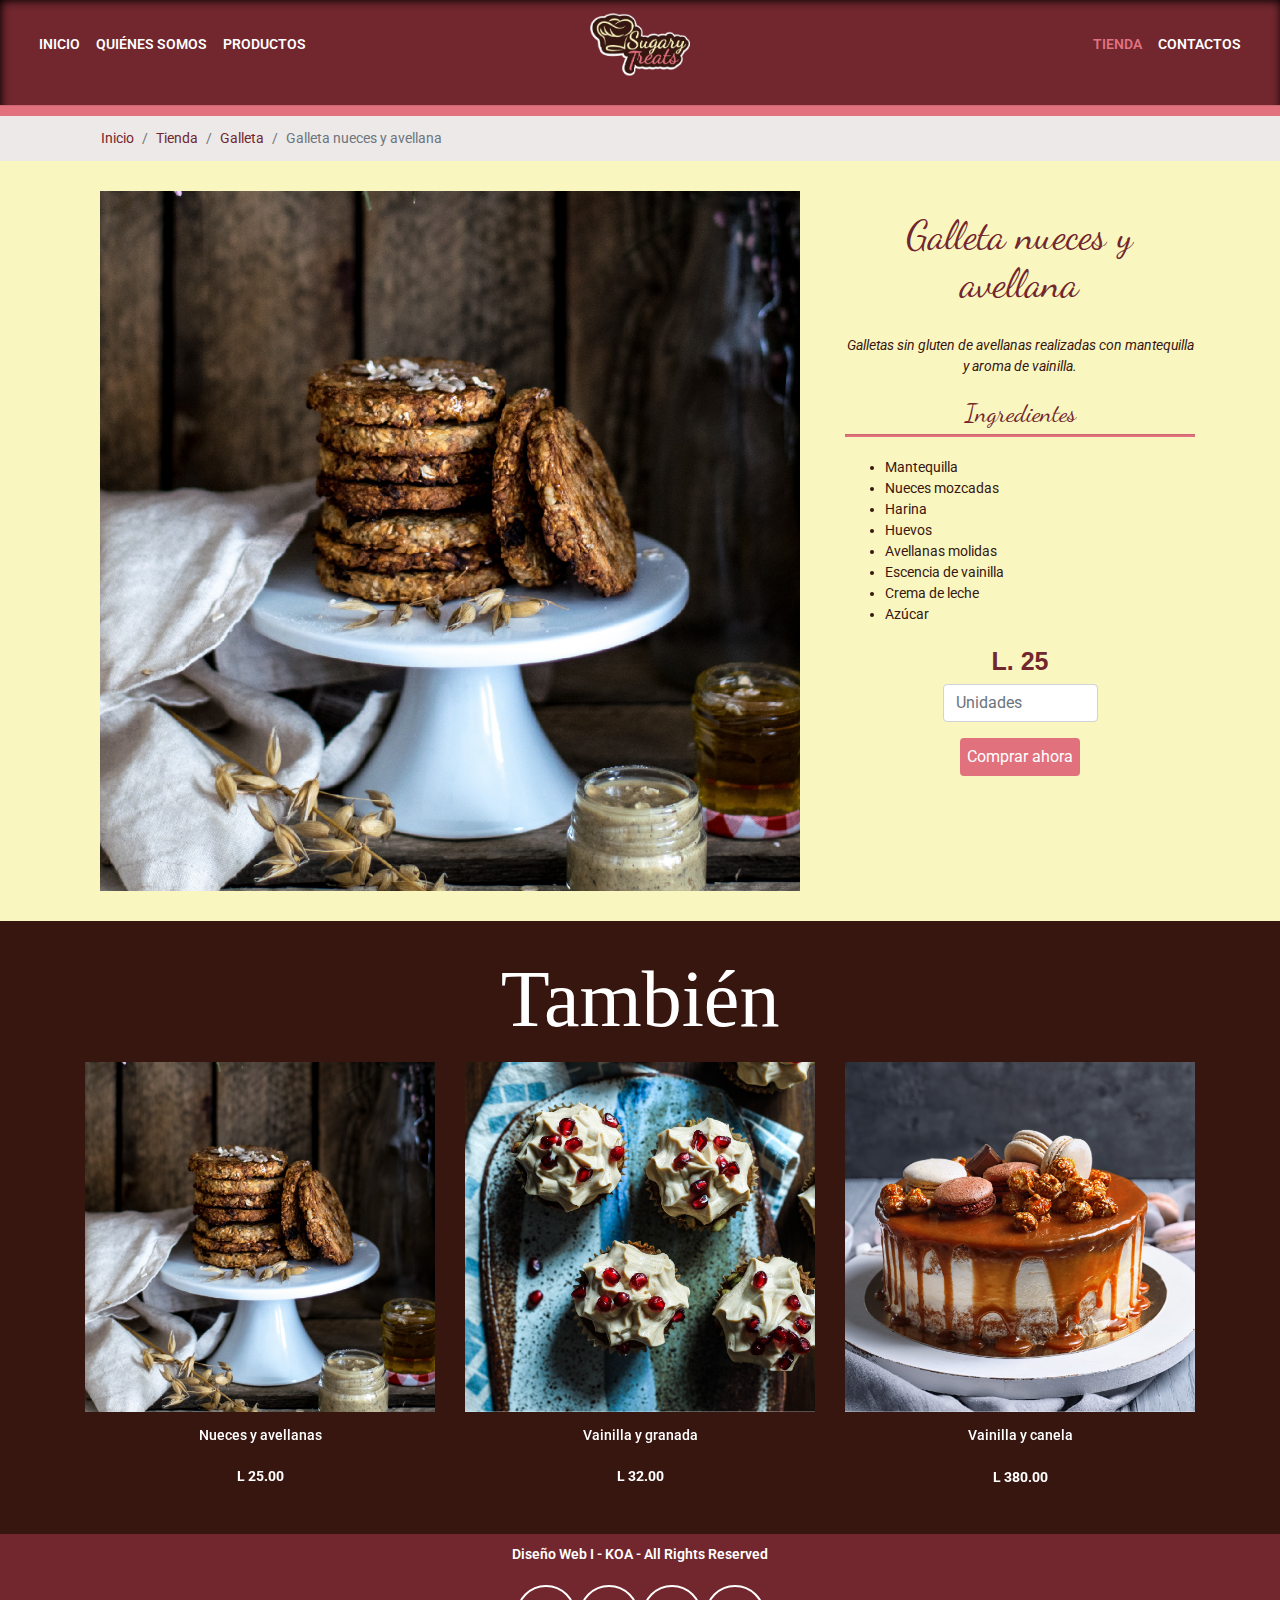
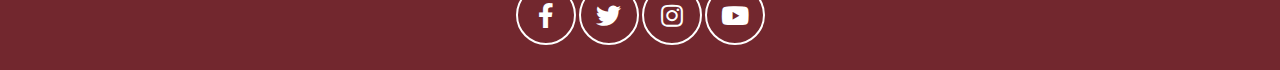
<file: shop-galleta nueces y avellana.html>
<!doctype html>
<html>
<head>
<meta charset="utf-8">
<meta name="viewport" content="width=device-width, initial-scale=1.0">
<link href="css/bootstrap.min.css" rel="stylesheet">
<link href="css/bootstrap-custom.css" rel="stylesheet">
<link rel="stylesheet" href="https://use.fontawesome.com/releases/v5.3.1/css/all.css">
<link href="css/animate.css" rel="stylesheet">
<link href="css/owl.carousel.min.css" rel="stylesheet">
<link href="css/style-index.css" rel="stylesheet">
	
	 <meta property="og.title" content="Página de tienda">
	<meta property="og.url" content="http://www.sugary-treats.com/productos.html">
	<meta property="og.description" content="Página que muestra los productos para vender">
<meta property="og.image" content="http://www.sugary-treats.com/img/imagen.jpg">
	
	<meta name="Description" content="página que ofrece información de los productos en venta">
	<meta name="Keywords" content="sugary, sugary treats, reposteria, bakery, cake, pasteles, galletas, cookies, stores, recetas, Shop, tienda, ordene online">
	
<title>Shop-Galleta nueces y avellana</title>
</head>


<header>

	<nav class="navbar navbar-expand-md navbar-light bg-light">
    <div class="container-fluid">
        <button class="navbar-toggler" type="button" data-toggle="collapse" data-target=".dual-nav">
            <span class="navbar-toggler-icon"></span>
        </button>
        <div class="navbar-collapse collapse dual-nav w-50 order-1 order-md-0">
            <ul class="navbar-nav">
                <li class="nav-item">
                    <a class="nav-link" href="index.html">Inicio</a>
                </li>
                <li class="nav-item">
                    <a class="nav-link" href="quienesomos.html">Quiénes Somos</a>
                </li>
                <li class="nav-item">
                    <a class="nav-link" href="productos.html">Productos</a>
                </li>
                
            </ul>
        </div>
        <a href="index.html" class="navbar-brand mx-auto d-block text-center order-0 order-md-1 w-25">
			<img src="img/logo.png" class="img-fluid" alt="Sugary Treats" width="130px">
		</a>
		
        <div class="navbar-collapse collapse dual-nav w-50 order-2">
            <ul class="nav navbar-nav ml-auto">
                <li class="nav-item active">
					<a class="nav-link active" href="Shop .html">Tienda</a>
				</li>
                <li class="nav-item">
					<a class="nav-link" href="contactos.html">Contactos</a>
				</li>
            </ul>
        </div>
    </div>
</nav>
		 
		  
		 <hr class="bar-rosa">
		 
		 </header>
		 
		 	<section id="sec-breadcrumb">
		<div class="container">
			
			<ul class="breadcrumb">
				
				<li class="breadcrumb-item"><a href="index.html">Inicio</a></li>
				<li class="breadcrumb-item"><a href="Shop .html">Tienda</a></li>
				<li class="breadcrumb-item"><a href="shop.html #carousel-cookie">Galleta</a></li>
				<li class="breadcrumb-item active">Galleta nueces y avellana</li>
			
			
			</ul>
		
		</div>
	
	</section>
		 
<section id="shop" class="contenido">
	
	<div class="container">
		
		<div class="row">
		
		    <article class="espaciado col-md-8 col-sm-8 col-xs-12">
				<img src="img/productos-01.jpg"
				 alt= "Cheese de frutos rojos" class="img-fluid">
			
			</article>
		
		    <article class="col-md-4 col-sm-4 col-xs-12">
				
				<h2 class="titulo wow fadeIn" data-wow-delay="1s">Galleta nueces y avellana</h2>
				
				<p>Galletas sin gluten de avellanas realizadas con mantequilla y aroma de vainilla.</p>
				
				<h3>Ingredientes</h3>
				<hr class="bar-shop">
				<ul>
				   <li>Mantequilla</li>
				   <li>Nueces mozcadas</li>
				   <li>Harina</li>
				   <li>Huevos</li>
				   <li>Avellanas molidas</li>
				   <li>Escencia de vainilla</li>
				   <li>Crema de leche</li>
				   <li>Azúcar</li>
					
				</ul>
				
				<h4>L. 25</h4>
				
				<form name="form-contacto" id="form-shop" method="post" action="" class="col-md-6 col-sm-6 col-xs-12 offset-md-3">
  	
  		<div class="form-group form-row">
  		
  			<label></label>
			<input type="text" name="Unidades" id="correo" class="form-control" placeholder="Unidades" required maxlength="2" >
  					
  		</div>
			</form>
			
			<p><a href="#" class="btn btn-light btn-shop">Comprar ahora</a></p>
			
			</article>
		</div>
		
	</div>
	
</section>		 

<section id="shop-tambien" class="espaciado">
		<div class="container">
			
			<h2 class="tit-banner text-center">También</h2>
			
			<div class="app-carousel owl-carousel">
				
				<div class="single-shot">
					<img src="img/productos-06.jpg" class="img-fluid" width="300px">
					<h4 class="productos">Vainilla y granada</h4>
					<p class="productos precio"><strong>L 32.00</strong></p>
					
				</div>
				
				<div class="single-shot">
					<img src="img/productos-12.jpg" alt="samp2" class="img-fluid" width="300px">
					<h4 class="productos">Vainilla y canela</h4>
						<p class="productos precio"><strong>L 380.00</strong></p>
				</div>
				
				<div class="single-shot">
					<img src="img/productos-01.jpg" alt="samp1" class="img-fluid" width="300px">
					<h4 class="productos">Nueces y avellanas</h4>
						<p class="productos precio"><strong>L 25.00</strong></p>
				</div>
				
			</div>
			
		</div>
	</section>

	
	<footer>
		<div class="container-fluid">
			
			<p class="nombre">Diseño Web I - KOA - All Rights Reserved</p>
			<ul class="list-inline redes d-inline-block">
			<li> <a href="#"><i class="fab fa-facebook-f"></i></a></li>
			<li> <a href="#"><i class="fab fa-twitter"></i></a></li>
			<li> <a href="#"><i class="fab fa-instagram"></i></a></li>
			<li> <a href="#"><i class="fab fa-youtube"></i></a></li>
		    </ul>
					
		
		</div>
		
		
	</footer>
	
	
	
	<script src="js/jquery.min.js"></script>
	<script src="js/bootstrap.min.js"></script>
	<script src="js/wow.min.js"></script>
	<script src="js/owl.carousel.min.js"></script>
	 <script>
              new WOW().init();
              </script>
              
     <script>
	$(function(){
		$(".app-carousel").owlCarousel({
				items: 1,
				loop: true,
				autoplay: true,
				smartSpeed: 800,
				margin: 30,
				center: true,
				dots: true,
				responsive: {
					0: {
						items: 1
					},
					480: {
						items: 2
					},
					992: {
						items: 3
					}
				}
			});
	});
	
	</script>


<body>
</body>
</html>
</file>
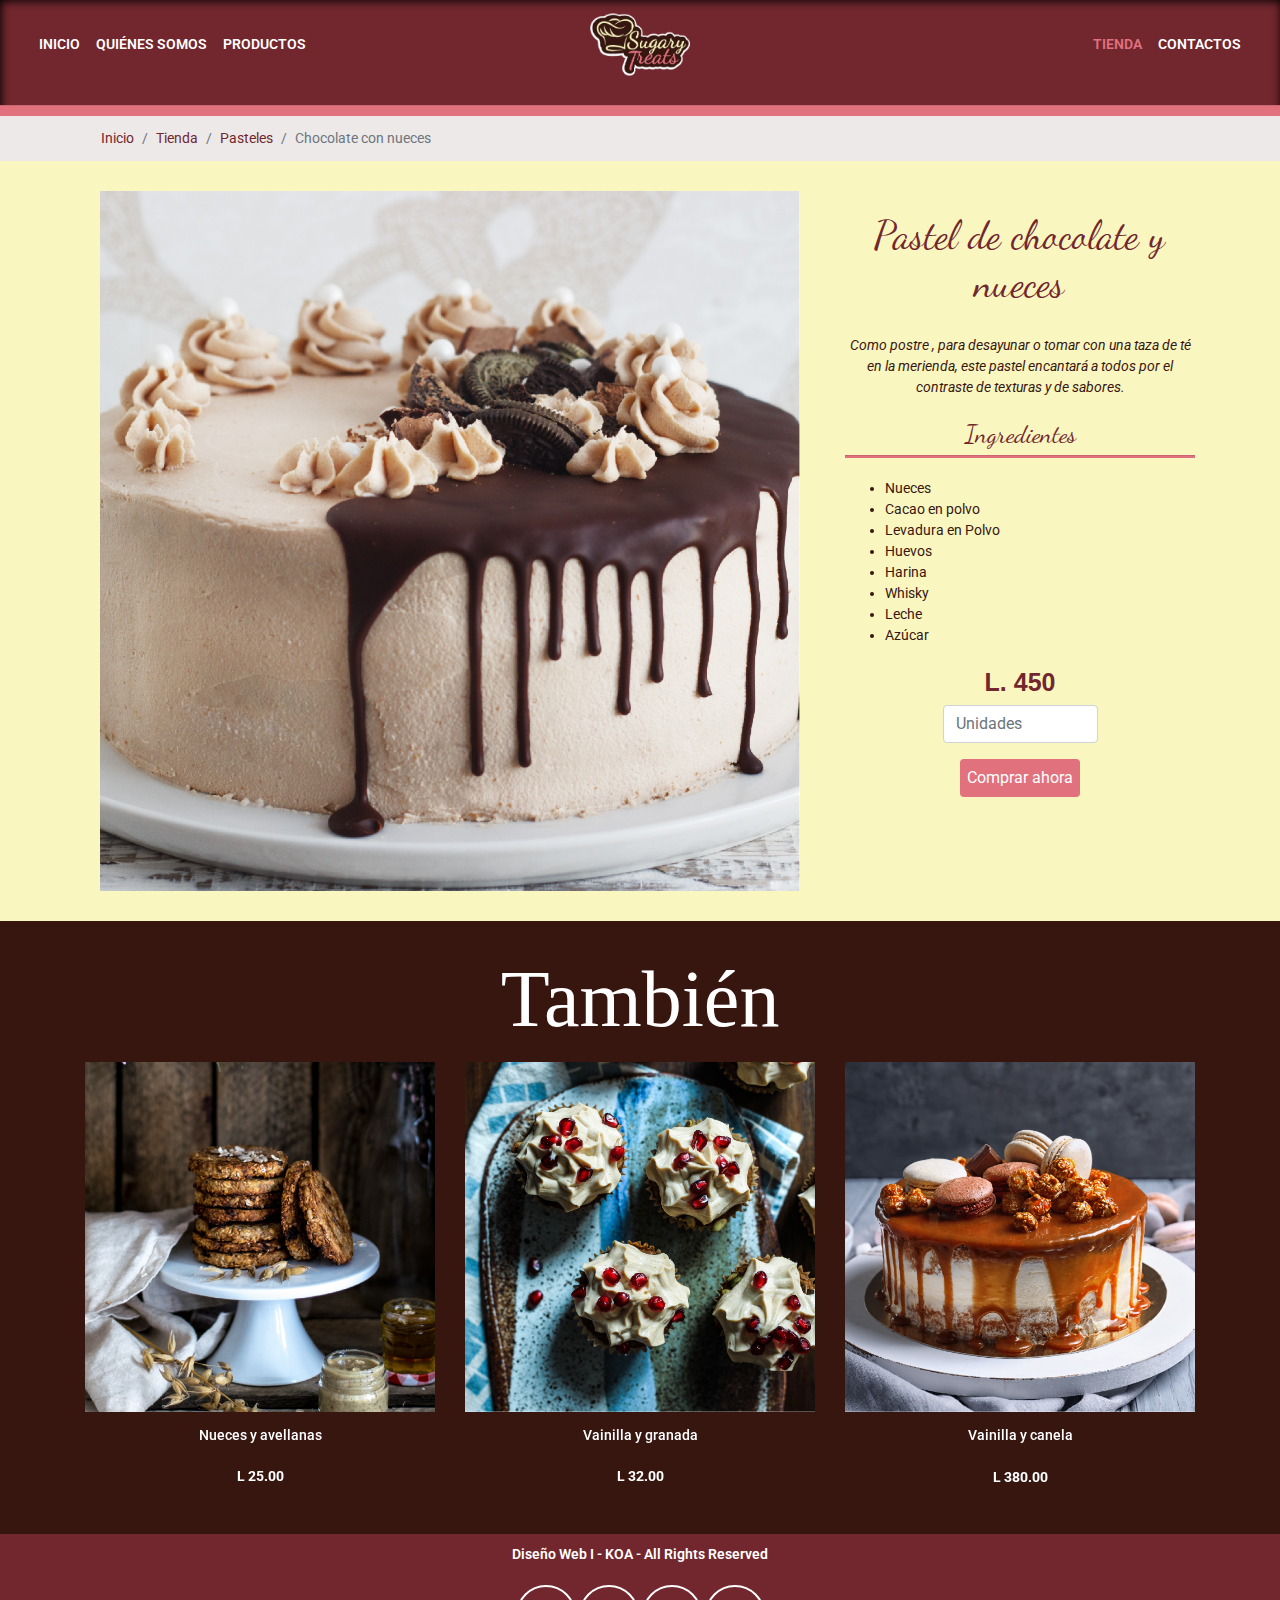
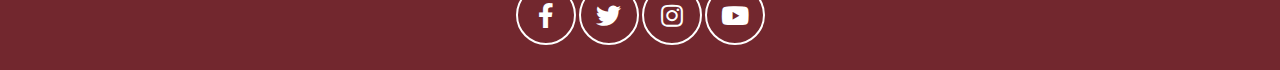
<file: shop-pastel chocolate y nueces.html>
<!doctype html>
<html>
<head>
<meta charset="utf-8">
<meta name="viewport" content="width=device-width, initial-scale=1.0">
<link href="css/bootstrap.min.css" rel="stylesheet">
<link href="css/bootstrap-custom.css" rel="stylesheet">
<link rel="stylesheet" href="https://use.fontawesome.com/releases/v5.3.1/css/all.css">
<link href="css/animate.css" rel="stylesheet">
<link href="css/owl.carousel.min.css" rel="stylesheet">
<link href="css/style-index.css" rel="stylesheet">
	
	 <meta property="og.title" content="Página de tienda">
	<meta property="og.url" content="http://www.sugary-treats.com/productos.html">
	<meta property="og.description" content="Página que muestra los productos para vender">
<meta property="og.image" content="http://www.sugary-treats.com/img/imagen.jpg">
	
	<meta name="Description" content="página que ofrece información de los productos en venta">
	<meta name="Keywords" content="sugary, sugary treats, reposteria, bakery, cake, pasteles, galletas, cookies, stores, recetas, Shop, tienda, ordene online">
	
<title>shop-Pastel de chocolate con nueces</title>
</head>


<header>

	<nav class="navbar navbar-expand-md navbar-light bg-light">
    <div class="container-fluid">
        <button class="navbar-toggler" type="button" data-toggle="collapse" data-target=".dual-nav">
            <span class="navbar-toggler-icon"></span>
        </button>
        <div class="navbar-collapse collapse dual-nav w-50 order-1 order-md-0">
            <ul class="navbar-nav">
                <li class="nav-item">
                    <a class="nav-link" href="index.html">Inicio</a>
                </li>
                <li class="nav-item">
                    <a class="nav-link" href="quienesomos.html">Quiénes Somos</a>
                </li>
                <li class="nav-item">
                    <a class="nav-link" href="productos.html">Productos</a>
                </li>
                
            </ul>
        </div>
        <a href="index.html" class="navbar-brand mx-auto d-block text-center order-0 order-md-1 w-25">
			<img src="img/logo.png" class="img-fluid" alt="Sugary Treats" width="130px">
		</a>
		
        <div class="navbar-collapse collapse dual-nav w-50 order-2">
            <ul class="nav navbar-nav ml-auto">
                <li class="nav-item active">
					<a class="nav-link" href="shop.html">Tienda</a>
				</li>
                <li class="nav-item">
					<a class="nav-link" href="contactos.html">Contactos</a>
				</li>
            </ul>
        </div>
    </div>
</nav>
		 
		  
		 <hr class="bar-rosa">
		 
		 </header>
		 
		 	<section id="sec-breadcrumb">
		<div class="container">
			
			<ul class="breadcrumb">
				
				<li class="breadcrumb-item"><a href="index.html">Inicio</a></li>
				<li class="breadcrumb-item"><a href="shop.html">Tienda</a></li>
				<li class="breadcrumb-item"><a href="shop.html #carousel-shop">Pasteles</a></li>
				<li class="breadcrumb-item active">Chocolate con nueces</li>
			
			
			</ul>
		
		</div>
	
	</section>
		 
<section id="shop" class="contenido">
	
	<div class="container">
		
		<div class="row">
		
		    <article class="espaciado col-md-8 col-sm-8 col-xs-12">
				<img src="img/productos-11.jpg"
				 alt= "Pastel de chocolate y nueces" class="img-fluid">
			
			</article>
		
		    <article class="col-md-4 col-sm-4 col-xs-12">
				
				<h2 class="titulo wow fadeIn" data-wow-delay="1s">Pastel de chocolate y nueces</h2>
				
				<p>Como postre , para desayunar o tomar con una taza de té en la merienda, este pastel encantará a todos por el contraste de texturas y de sabores. </p>
				
				<h3>Ingredientes</h3>
				<hr class="bar-shop">
				<ul>
				   <li>Nueces</li>
				   <li>Cacao en polvo</li>
				   <li>Levadura en Polvo</li>
				   <li>Huevos</li>
				   <li>Harina</li>
				   <li>Whisky</li>
				   <li>Leche</li>
				   <li>Azúcar</li>
					
				</ul>
				
				<h4>L. 450</h4>
				
				<form name="form-contacto" id="form-shop" method="post" action="" class="col-md-6 col-sm-6 col-xs-12 offset-md-3">
  	
  		<div class="form-group form-row">
  		
  			<label></label>
			<input type="text" name="Unidades" id="correo" class="form-control" placeholder="Unidades" required maxlength="2" >
  					
  		</div>
			</form>
			
			<p><a href="#" class="btn btn-light btn-shop">Comprar ahora</a></p>
			
			</article>
		</div>
		
	</div>
	
</section>		 

<section id="shop-tambien" class="espaciado">
		<div class="container">
			
			<h2 class="tit-banner text-center">También</h2>
			
			<div class="app-carousel owl-carousel">
				
				<div class="single-shot">
					<img src="img/productos-06.jpg" class="img-fluid" width="300px">
					<h4 class="productos">Vainilla y granada</h4>
					<p class="productos precio"><strong>L 32.00</strong></p>
					
				</div>
				
				<div class="single-shot">
					<img src="img/productos-12.jpg" alt="samp2" class="img-fluid" width="300px">
					<h4 class="productos">Vainilla y canela</h4>
						<p class="productos precio"><strong>L 380.00</strong></p>
				</div>
				
				<div class="single-shot">
					<img src="img/productos-01.jpg" alt="samp1" class="img-fluid" width="300px">
					<h4 class="productos">Nueces y avellanas</h4>
						<p class="productos precio"><strong>L 25.00</strong></p>
				</div>
				
			</div>
			
		</div>
	</section>

	
	<footer>
		<div class="container-fluid">
			
			<p class="nombre">Diseño Web I - KOA - All Rights Reserved</p>
			<ul class="list-inline redes d-inline-block">
			<li> <a href="#"><i class="fab fa-facebook-f"></i></a></li>
			<li> <a href="#"><i class="fab fa-twitter"></i></a></li>
			<li> <a href="#"><i class="fab fa-instagram"></i></a></li>
			<li> <a href="#"><i class="fab fa-youtube"></i></a></li>
		    </ul>
					
		
		</div>
		
		
	</footer>
	
	
	
	<script src="js/jquery.min.js"></script>
	<script src="js/bootstrap.min.js"></script>
	<script src="js/wow.min.js"></script>
	<script src="js/owl.carousel.min.js"></script>
	 <script>
              new WOW().init();
              </script>
              
     <script>
	$(function(){
		$(".app-carousel").owlCarousel({
				items: 1,
				loop: true,
				autoplay: true,
				smartSpeed: 800,
				margin: 30,
				center: true,
				dots: true,
				responsive: {
					0: {
						items: 1
					},
					480: {
						items: 2
					},
					992: {
						items: 3
					}
				}
			});
	});
	
	</script>


<body>
</body>
</html>
</file>
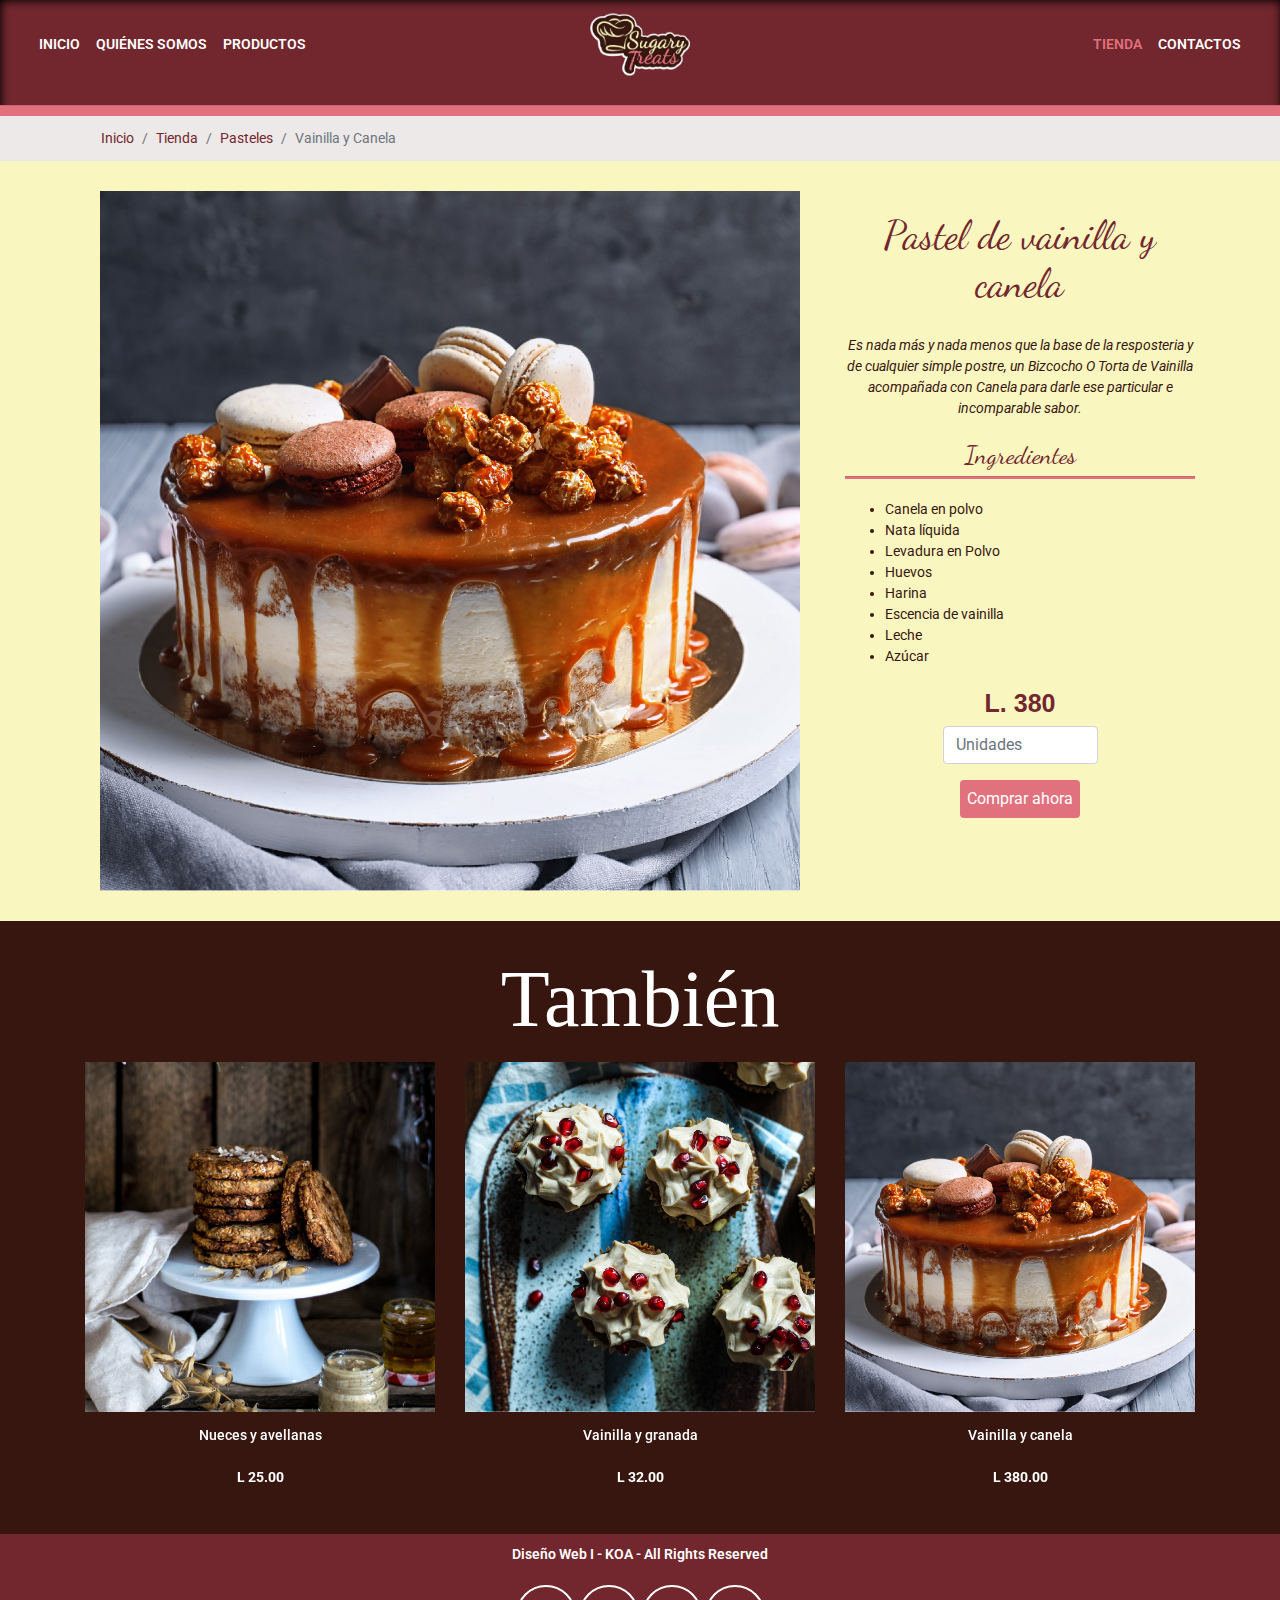
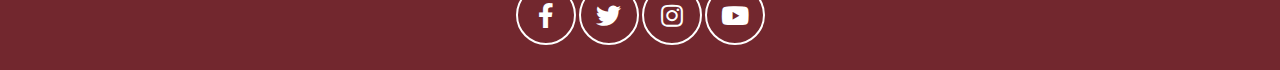
<file: shop-pastel vainilla y canela.html>
<!doctype html>
<html>
<head>
<meta charset="utf-8">
<meta name="viewport" content="width=device-width, initial-scale=1.0">
<link href="css/bootstrap.min.css" rel="stylesheet">
<link href="css/bootstrap-custom.css" rel="stylesheet">
<link rel="stylesheet" href="https://use.fontawesome.com/releases/v5.3.1/css/all.css">
<link href="css/animate.css" rel="stylesheet">
<link href="css/owl.carousel.min.css" rel="stylesheet">
<link href="css/style-index.css" rel="stylesheet">
	
	 <meta property="og.title" content="Página de tienda">
	<meta property="og.url" content="http://www.sugary-treats.com/productos.html">
	<meta property="og.description" content="Página que muestra los productos para vender">
<meta property="og.image" content="http://www.sugary-treats.com/img/imagen.jpg">
	
	<meta name="Description" content="página que ofrece información de los productos en venta">
	<meta name="Keywords" content="sugary, sugary treats, reposteria, bakery, cake, pasteles, galletas, cookies, stores, recetas, Shop, tienda, ordene online">
	
<title>Shop-pastel Vainilla y Canela</title>
</head>


<header>

	<nav class="navbar navbar-expand-md navbar-light bg-light">
    <div class="container-fluid">
        <button class="navbar-toggler" type="button" data-toggle="collapse" data-target=".dual-nav">
            <span class="navbar-toggler-icon"></span>
        </button>
        <div class="navbar-collapse collapse dual-nav w-50 order-1 order-md-0">
            <ul class="navbar-nav">
                <li class="nav-item">
                    <a class="nav-link" href="index.html">Inicio</a>
                </li>
                <li class="nav-item">
                    <a class="nav-link" href="quienesomos.html">Quiénes Somos</a>
                </li>
                <li class="nav-item">
                    <a class="nav-link" href="productos.html">Productos</a>
                </li>
                
            </ul>
        </div>
        <a href="index.html" class="navbar-brand mx-auto d-block text-center order-0 order-md-1 w-25">
			<img src="img/logo.png" class="img-fluid" alt="Sugary Treats" width="130px">
		</a>
		
        <div class="navbar-collapse collapse dual-nav w-50 order-2">
            <ul class="nav navbar-nav ml-auto">
                <li class="nav-item active">
					<a class="nav-link" href="shop.html">Tienda</a>
				</li>
                <li class="nav-item">
					<a class="nav-link" href="contactos.html">Contactos</a>
				</li>
            </ul>
        </div>
    </div>
</nav>
		 
		  
		 <hr class="bar-rosa">
		 
		 </header>
		 
		 	<section id="sec-breadcrumb">
		<div class="container">
			
			<ul class="breadcrumb">
				
				<li class="breadcrumb-item"><a href="index.html">Inicio</a></li>
				<li class="breadcrumb-item"><a href="shop.html">Tienda</a></li>
				<li class="breadcrumb-item"><a href="shop.html #carousel-shop">Pasteles</a></li>
				<li class="breadcrumb-item active">Vainilla y Canela</li>
			
			
			</ul>
		
		</div>
	
	</section>
		 
<section id="shop" class="contenido">
	
	<div class="container">
		
		<div class="row">
		
		    <article class="espaciado col-md-8 col-sm-8 col-xs-12">
				<img src="img/productos-12.jpg"
				 alt= "Pastel de vainilla y canela" class="img-fluid">
			
			</article>
		
		    <article class="col-md-4 col-sm-4 col-xs-12">
				
				<h2 class="titulo wow fadeIn" data-wow-delay="1s">Pastel de vainilla y canela</h2>
				
				<p>Es nada más y nada menos que la base de la resposteria y de cualquier simple postre, un Bizcocho O Torta de Vainilla acompañada con Canela para darle ese particular e incomparable sabor.</p>
				
				<h3>Ingredientes</h3>
				<hr class="bar-shop">
				<ul>
				   <li>Canela en polvo</li>
				   <li>Nata líquida</li>
				   <li>Levadura en Polvo</li>
				   <li>Huevos</li>
				   <li>Harina</li>
				   <li>Escencia de vainilla</li>
				   <li>Leche</li>
				   <li>Azúcar</li>
					
				</ul>
				
				<h4>L. 380</h4>
				
				<form name="form-contacto" id="form-shop" method="post" action="" class="col-md-6 col-sm-6 col-xs-12 offset-md-3">
  	
  		<div class="form-group form-row">
  		
  			<label></label>
			<input type="text" name="Unidades" id="correo" class="form-control" placeholder="Unidades" required maxlength="2" >
  					
  		</div>
			</form>
			
			<p><a href="#" class="btn btn-light btn-shop">Comprar ahora</a></p>
			
			</article>
		</div>
		
	</div>
	
</section>		 

<section id="shop-tambien" class="espaciado">
		<div class="container">
			
			<h2 class="tit-banner text-center">También</h2>
			
			<div class="app-carousel owl-carousel">
				
				<div class="single-shot">
					<img src="img/productos-06.jpg" class="img-fluid" width="300px">
					<h4 class="productos">Vainilla y granada</h4>
					<p class="productos precio"><strong>L 32.00</strong></p>
					
				</div>
				
				<div class="single-shot">
					<img src="img/productos-12.jpg" alt="samp2" class="img-fluid" width="300px">
					<h4 class="productos">Vainilla y canela</h4>
						<p class="productos precio"><strong>L 380.00</strong></p>
				</div>
				
				<div class="single-shot">
					<img src="img/productos-01.jpg" alt="samp1" class="img-fluid" width="300px">
					<h4 class="productos">Nueces y avellanas</h4>
						<p class="productos precio"><strong>L 25.00</strong></p>
				</div>
				
			</div>
			
		</div>
	</section>

	
	<footer>
		<div class="container-fluid">
			
			<p class="nombre">Diseño Web I - KOA - All Rights Reserved</p>
			<ul class="list-inline redes d-inline-block">
			<li> <a href="#"><i class="fab fa-facebook-f"></i></a></li>
			<li> <a href="#"><i class="fab fa-twitter"></i></a></li>
			<li> <a href="#"><i class="fab fa-instagram"></i></a></li>
			<li> <a href="#"><i class="fab fa-youtube"></i></a></li>
		    </ul>
					
		
		</div>
		
		
	</footer>
	
	
	
	<script src="js/jquery.min.js"></script>
	<script src="js/bootstrap.min.js"></script>
	<script src="js/wow.min.js"></script>
	<script src="js/owl.carousel.min.js"></script>
	 <script>
              new WOW().init();
              </script>
              
     <script>
	$(function(){
		$(".app-carousel").owlCarousel({
				items: 1,
				loop: true,
				autoplay: true,
				smartSpeed: 800,
				margin: 30,
				center: true,
				dots: true,
				responsive: {
					0: {
						items: 1
					},
					480: {
						items: 2
					},
					992: {
						items: 3
					}
				}
			});
	});
	
	</script>


<body>
</body>
</html>
</file>
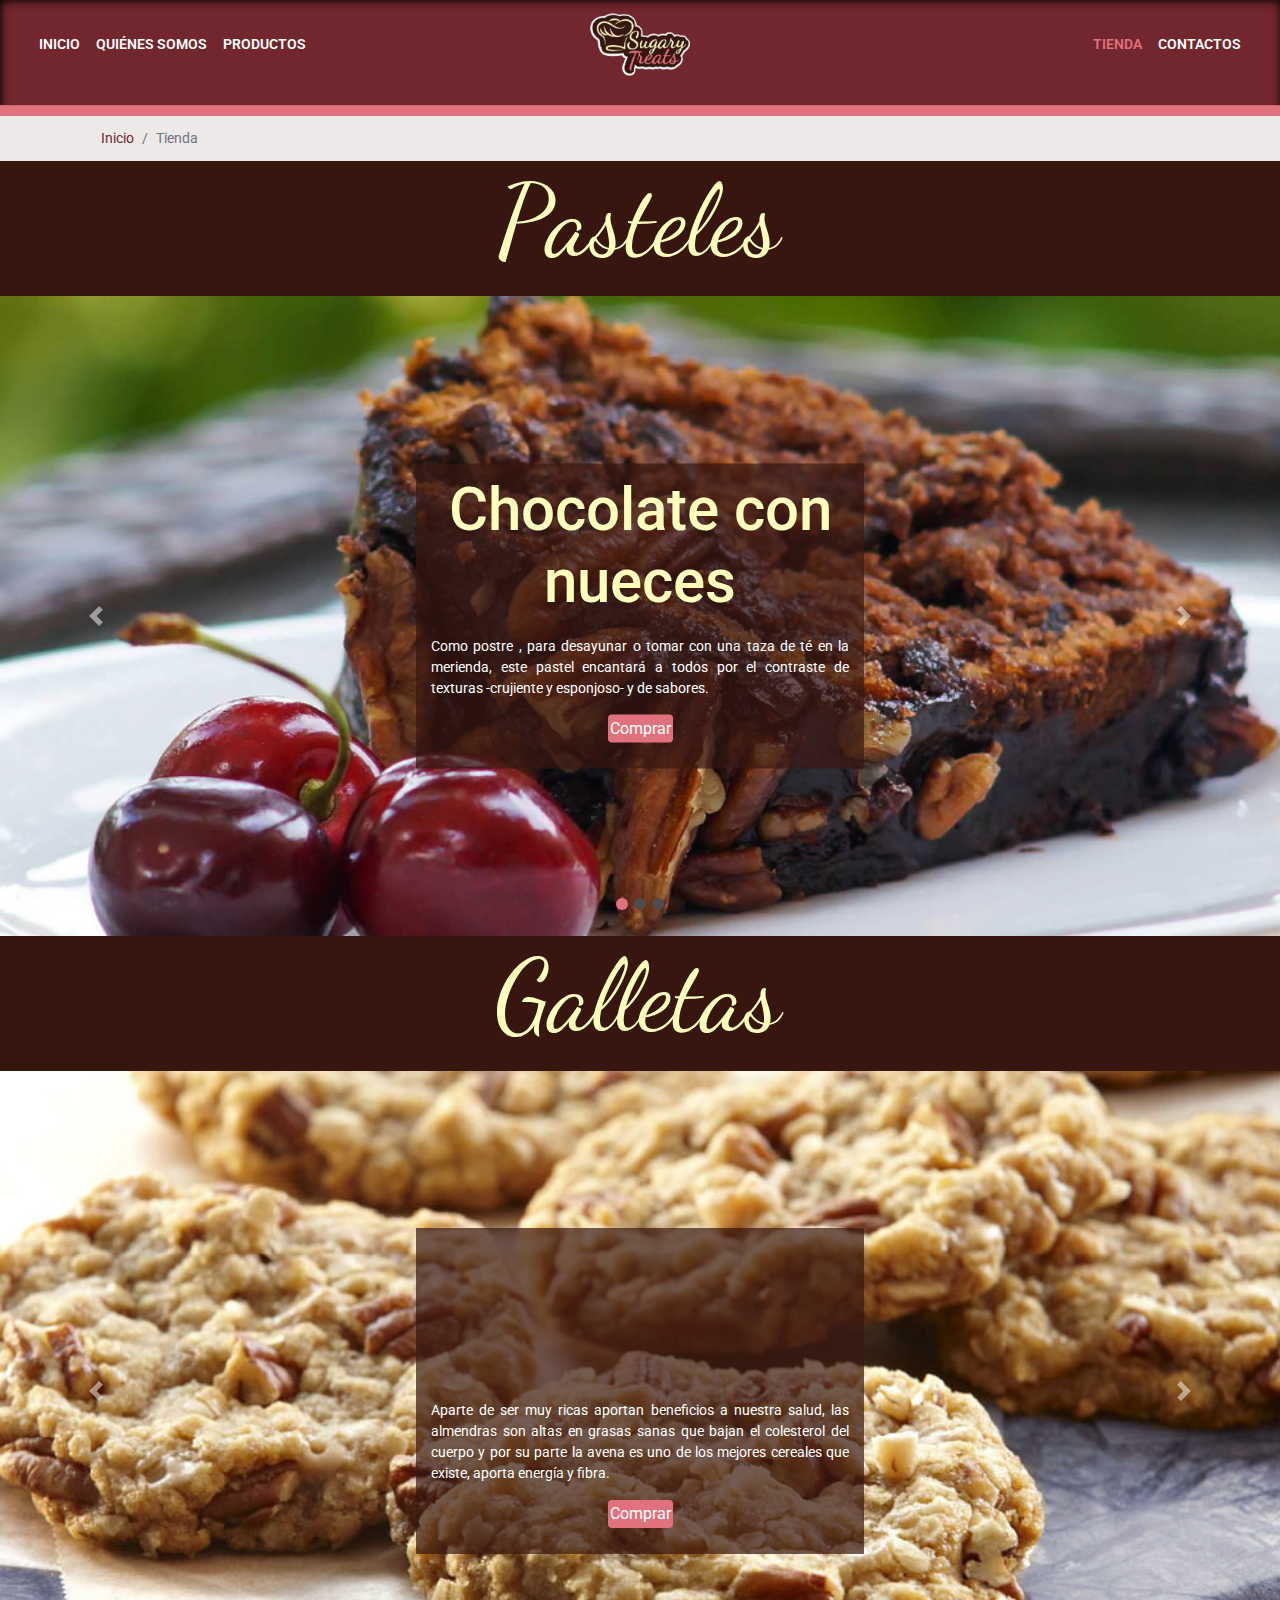
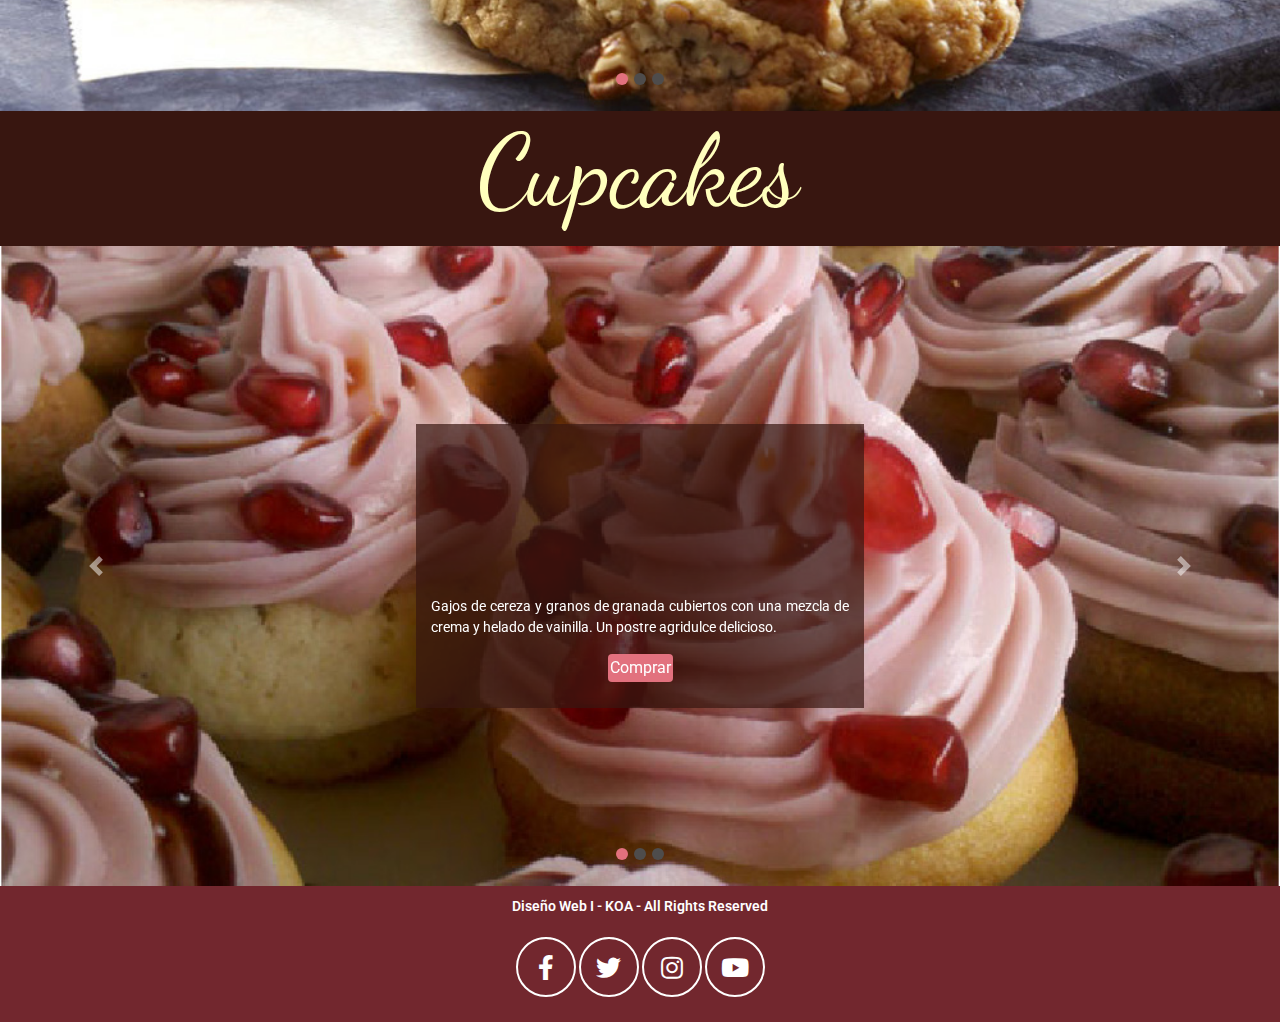
<file: shop.html>
<!doctype html>
<html>
<head>
<meta charset="utf-8">
<meta name="viewport" content="width=device-width, initial-scale=1.0">
<link href="css/bootstrap.min.css" rel="stylesheet">
<link href="css/bootstrap-custom.css" rel="stylesheet">
<link rel="stylesheet" href="https://use.fontawesome.com/releases/v5.3.1/css/all.css">
<link href="css/animate.css" rel="stylesheet">
<link href="css/style-index.css" rel="stylesheet">

     <meta property="og.title" content="Página de tienda">
	<meta property="og.url" content="http://www.sugary-treats.com/productos.html">
	<meta property="og.description" content="Página que muestra los productos para vender">
<meta property="og.image" content="http://www.sugary-treats.com/img/imagen.jpg">
	
	<meta name="Description" content="página que ofrece información de los productos en venta">
	<meta name="Keywords" content="sugary, sugary treats, reposteria, bakery, cake, pasteles, galletas, cookies, stores, recetas, Shop, tienda, ordene online">
	
<title>Tienda</title>
</head>


<header>

	<nav class="navbar navbar-expand-md navbar-light bg-light">
    <div class="container-fluid">
        <button class="navbar-toggler" type="button" data-toggle="collapse" data-target=".dual-nav">
            <span class="navbar-toggler-icon"></span>
        </button>
        <div class="navbar-collapse collapse dual-nav w-50 order-1 order-md-0">
            <ul class="navbar-nav">
                <li class="nav-item">
                    <a class="nav-link" href="index.html">Inicio</a>
                </li>
                <li class="nav-item">
                    <a class="nav-link" href="quienesomos.html">Quiénes Somos</a>
                </li>
                <li class="nav-item">
                    <a class="nav-link" href="productos.html">Productos</a>
                </li>
                
            </ul>
        </div>
        <a href="index.html" class="navbar-brand mx-auto d-block text-center order-0 order-md-1 w-25">
			<img src="img/logo.png" class="img-fluid" alt="Sugary Treats" width="130px">
		</a>
		
        <div class="navbar-collapse collapse dual-nav w-50 order-2">
            <ul class="nav navbar-nav ml-auto">
                <li class="nav-item active">
					<a class="nav-link active" href="shop.html">Tienda</a>
				</li>
                <li class="nav-item">
					<a class="nav-link" href="contactos.html">Contactos</a>
				</li>
            </ul>
        </div>
    </div>
</nav>
		 
		  
		 <hr class="bar-rosa">
		 
		 </header>
		 
		 	<section id="sec-breadcrumb">
		<div class="container">
			
			<ul class="breadcrumb">
				
				<li class="breadcrumb-item"><a href="index.html">Inicio</a></li>
				<li class="breadcrumb-item active">Tienda</li>
			
			
			</ul>
		
		</div>
	
	</section>
		 
		 


<section id="carousel-shop">
<h1 class="tit-banner text-center">Pasteles</h1>

<div id="carousel-1" class="carousel slide" data-ride="carousel">
  

		<ol class="carousel-indicators">
   			<li data-target="#carousel-1" data-slide-to="0" class="active"></li>
  			<li data-target="#carousel-1" data-slide-to="1"></li>
    		<li data-target="#carousel-1" data-slide-to="2"></li>
    		
    		
  	</ol>
		
		
  <div class="carousel-inner">
    
      <div class="carousel-item active">
       <img class="d-block w-100"  src="img/Pastel-de-chocolate-y-nueces_edited.jpg" alt="Chocolate con nueces">
       <article class="carousel-caption">  


      <div class="caption-center">
      	<div class="cuadro-marron">
      	            <h2 class="wow pulse" data-wow-delay="0.5s">Chocolate con nueces</h2>
      	            
      	            	<p class="d-none d-sm-block">Como postre , para desayunar o tomar con una taza de té en la merienda, este pastel encantará a todos por el contraste de texturas -crujiente y esponjoso- y de sabores.  </p>
      	            	<p class="text-center"><a href="shop-pastel chocolate y nueces.html" class="btn btn-light btn-shop">Comprar</a></p>
      	            </div>
      	            

      	</div>

      </article>
  
      <article class="carousel-caption">  


      </article>
    
    </div>
   
	  
	  <div class="carousel-item">
      		<img class="d-block w-100" src="img/vainilla y canela-shop-01_edited.jpg" alt="Pastel de vainilla y canela">
      		   <article class="carousel-caption">  


      <div class="caption-center">
       <div class="cuadro-marron">
      <h2 class="wow pulse" data-wow-delay="0.5s" >Vainilla y canela</h2>
		
      	            	<p class="d-none d-sm-block">Es nada más y nada menos que la base de la resposteria y de cualquier simple postre, un Bizcocho O Torta de Vainilla acompañada con Canela para darle ese particular e incomparable sabor.</p>
      	            	<p class="text-center"><a href="shop-pastel vainilla y canela.html" class="btn btn-light btn-shop">Comprar</a></p>
      	            </div>
       
      	</div>

      </article>
    </div>
    
    
    <div class="carousel-item">
      		<img class="d-block w-100" src="img/chesecake rojos-shop-01_edited.jpg" alt="Chese Cake frutas rojas">
		<article class="carousel-caption">  


      <div class="caption-center">
      	 <div class="cuadro-marron">
      <h2 class="wow pulse">Cheese Cake de frutos rojos</h2>
		  <p class="d-none d-sm-block">Lo mejor del tradicional cheesecake, cubierto de jugosos e intensamente coloreados frutos del bosque harán de este postre un sueño para tu paladar.</p>
      	            	<p class="text-center"><a href="shop-Chese de frutos rojos.html" class="btn btn-light btn-shop">Comprar</a></p>
      	            </div>



      	</div>

      </article>
    </div>
    
      
    
    
  </div>
  
		<a class="carousel-control-prev" href="#carousel-1" role="button" data-slide="prev">
    		<span class="carousel-control-prev-icon" aria-hidden="true"></span>
    		<span class="sr-only">Previous</span>
  	</a>
  
		<a class="carousel-control-next" href="#carousel-1" role="button" data-slide="next">
    		<span class="carousel-control-next-icon" aria-hidden="true"></span>
  		  	<span class="sr-only">Next</span>
  </a>
</div>
	
</section>


<section id="carousel-cookie">
<h1 class="tit-banner text-center">Galletas</h1>

<div id="carousel-2" class="carousel slide" data-ride="carousel">
  

		<ol class="carousel-indicators">
   			<li data-target="#carousel-2" data-slide-to="0" class="active"></li>
  			<li data-target="#carousel-2" data-slide-to="1"></li>
    		<li data-target="#carousel-2" data-slide-to="2"></li>
    		
    		
  	</ol>
		
		
  <div class="carousel-inner">
    
      <div class="carousel-item active">
       <img class="d-block w-100"  src="img/galleta almendras y avena-shop-01_edited.jpg" alt="Chocolate con nueces">
       <article class="carousel-caption">  


      <div class="caption-center">
      	<div class="cuadro-marron">
      	            <h2 class="wow pulse" data-wow-delay="0.5s">Avena y almendras</h2>
      	            
      	            	<p class="d-none d-sm-block">Aparte de ser muy ricas aportan beneficios a nuestra salud, las almendras son altas en grasas sanas que bajan el colesterol del cuerpo y por su parte la avena es uno de los mejores cereales que existe, aporta energía y fibra.</p>
      	            	<p class="text-center"><a href="#" class="btn btn-light btn-shop">Comprar</a></p>
      	            </div>
      	            

      	</div>

      </article>
  
      <article class="carousel-caption">  


      </article>
    
    </div>
   
	  
	  <div class="carousel-item">
      		<img class="d-block w-100" src="img/galleta nuez y avellanas-01_edited.jpg" alt="Pastel de vainilla y canela">
      		   <article class="carousel-caption">  


      <div class="caption-center">
       <div class="cuadro-marron">
      <h2 class="wow pulse" data-wow-delay="0.5s" >Nueces y avellanas</h2>
		
      	            	<p class="d-none d-sm-block">Galletas sin gluten de avellanas realizadas con mantequilla y aroma de vainilla.</p>
      	            	<p class="text-center"><a href="shop-galleta nueces y avellana.html" class="btn btn-light btn-shop">Comprar</a></p>
      	            </div>
       
      	</div>

      </article>
    </div>
    
    
    <div class="carousel-item">
      		<img class="d-block w-100" src="img/galleta de chocolate y pasas-shop-01_edited.jpg" alt="Chese Cake frutas rojas">
		<article class="carousel-caption">  


      <div class="caption-center">
      	 <div class="cuadro-marron">
      <h2 class="wow pulse">Chocolate y pasas</h2>
		  <p class="d-none d-sm-block">Esta galleta es perfecta para ti. Sus deliciosos sabores te enloquecerán y compartirás momentos de lujo con tus amigos.</p>
      	            	<p class="text-center"><a href="#" class="btn btn-light btn-shop">Comprar</a></p>
      	            </div>



      	</div>

      </article>
    </div>
    
      
    
    
  </div>
  
		<a class="carousel-control-prev" href="#carousel-2" role="button" data-slide="prev">
    		<span class="carousel-control-prev-icon" aria-hidden="true"></span>
    		<span class="sr-only">Previous</span>
  	</a>
  
		<a class="carousel-control-next" href="#carousel-2" role="button" data-slide="next">
    		<span class="carousel-control-next-icon" aria-hidden="true"></span>
  		  	<span class="sr-only">Next</span>
  </a>
</div>
	
</section>


<section id="carousel-cupcake">
<h1 class="tit-banner text-center">Cupcakes</h1>

<div id="carousel-3" class="carousel slide" data-ride="carousel">
  

		<ol class="carousel-indicators">
   			<li data-target="#carousel-3" data-slide-to="0" class="active"></li>
  			<li data-target="#carousel-3" data-slide-to="1"></li>
    		<li data-target="#carousel-3" data-slide-to="2"></li>
    		
    		
  	</ol>
		
		
  <div class="carousel-inner">
    
      <div class="carousel-item active">
       <img class="d-block w-100"  src="img/cupcake de granada-shop-01_edited.jpg" alt="Chocolate con nueces">
       <article class="carousel-caption">  


      <div class="caption-center">
      	<div class="cuadro-marron">
      	            <h2 class="wow pulse" data-wow-delay="0.5s">Vainilla y granada</h2>
      	            
      	            	<p class="d-none d-sm-block">Gajos de cereza y granos de granada cubiertos con una mezcla de crema y helado de vainilla. Un postre agridulce delicioso. </p>
      	            	<p class="text-center"><a href="#" class="btn btn-light btn-shop">Comprar</a></p>
      	            </div>
      	            

      	</div>

      </article>
  
      <article class="carousel-caption">  


      </article>
    
    </div>
   
	  
	  <div class="carousel-item">
      		<img class="d-block w-100" src="img/cupcake caramelo y vainlla-shop-01_edited.jpg" alt="Vainilla y caramelo">
      		   <article class="carousel-caption">  


      <div class="caption-center">
       <div class="cuadro-marron">
      <h2 class="wow pulse" data-wow-delay="0.5s" >Caramelo y vainilla</h2>
		
      	            	<p class="d-none d-sm-block">Cupcakes con esencias de almendra y vainilla, cubiertos con betún de mantequilla con caramelo y un toque de sal. </p>
      	            	<p class="text-center"><a href="shop-Cup Caramelo y vainilla.html" class="btn btn-light btn-shop">Comprar</a></p>
      	            </div>
       
      	</div>

      </article>
    </div>
    
    
    <div class="carousel-item">
      		<img class="d-block w-100" src="img/chocolate y nueces-cupcake-01_edited.jpg" alt=">Chocolate y nueces">
		<article class="carousel-caption">  


      <div class="caption-center">
      	 <div class="cuadro-marron">
      <h2 class="wow pulse">Chocolate y nueces</h2>
		  <p class="d-none d-sm-block">Con lustre de nueces y marmolados con garache de chocolate.</p>
      	            	<p class="text-center"><a href="#" class="btn btn-light btn-shop">Comprar</a></p>
      	            </div>



      	</div>

      </article>
    </div>
    
      
    
    
  </div>
  
		<a class="carousel-control-prev" href="#carousel-3" role="button" data-slide="prev">
    		<span class="carousel-control-prev-icon" aria-hidden="true"></span>
    		<span class="sr-only">Previous</span>
  	</a>
  
		<a class="carousel-control-next" href="#carousel-3" role="button" data-slide="next">
    		<span class="carousel-control-next-icon" aria-hidden="true"></span>
  		  	<span class="sr-only">Next</span>
  </a>
</div>
	
</section>
	
	<footer>
		<div class="container-fluid">
			
			<p class="nombre">Diseño Web I - KOA - All Rights Reserved</p>
			<ul class="list-inline redes d-inline-block">
			<li> <a href="#"><i class="fab fa-facebook-f"></i></a></li>
			<li> <a href="#"><i class="fab fa-twitter"></i></a></li>
			<li> <a href="#"><i class="fab fa-instagram"></i></a></li>
			<li> <a href="#"><i class="fab fa-youtube"></i></a></li>
		    </ul>
					
		
		</div>
		
		
	</footer>
	
	
	
	<script src="js/jquery.min.js"></script>
	<script src="js/bootstrap.min.js"></script>
	<script src="js/wow.min.js"></script>
	 <script>
              new WOW().init();
              </script>


<body>
</body>
</html>
</file>
<file: css/style-index.css>
@import url('https://fonts.googleapis.com/css?family=Roboto:300,400,500,700');
@font-face{
	
	font-family: Dancing Script OT;
	src:url(../fonts/DancingScript-Regular.otf);

	
}

body{
	font-family: 'Roboto';
	background-color: #381610;
	margin-top: 0;
	font-size:14px; 
}

header{
	
	background-color: #72272e;
/*
	position:fixed;
	z-index: 18;
*/
/*	width:100%;*/
	 box-shadow: inset 1px 1px 10px #000;
		

}



#sec-banner{
	
	background-image:url(../img/banner.jpg);
	background-repeat: no-repeat;
	background-position: center;
	background-size: cover;
	height: 900px;
	text-align: center;
	padding:300px 0;
}

.bar-rosa{
	
	background-color: #e2717e;
	background-size: cover;
	height:10px;
	margin-bottom:0px;
	
}

.tit-banner{
	color:#fff;
	font-family:master_of_break;
	font-size: 80px;
	
	margin-bottom: 15px;
	
	
}

#sec-banner p{
	
	color: #fff;
}



/*
header ul li{
	color:#fff;
	display: inline-block;
	margin-right:20px;
text-align: center;
}
*/

#sec-productitos{
/*background-color: #fff;*/
	padding:20px;
	text-align: center;
	
}

#sec-productitos .marco{
	
/*	background-color: #000000;*/
	border:1px solid #fbf7bf;
	padding: 20px 20px;
	
}

.titulo{
	
	color:#e2717e;
	
}

#sec-productitos .tit-banner{
	color:#fff;
	font-family:helvetica;
	font-size: 30px;
	margin-bottom: 20px;
	
	
}


#sec-productitos .titulo{
	
	color:#e2717e;
	margin-top: 5px;
	text-transform: uppercase;
	
}




#sec-pie{
	background-image: url(../img/sec-pie.jpg);
	background-repeat: no-repeat;
	background-size: cover;
	text-align:center;
	color: #FFFFFF;
	padding: 70px 0px;
/*	height: 800px;*/
	

		
}


#sec-pie h2{
	font-size: 40px;
	font-weight: 800;
	padding: 2px 0;
	color: #72272e;
	line-height:40px;	
	font-family:Dancing Script OT;
	
}




.btn-naranja{
	background-color: #E2717E;
	color: #fff;
	border-radius: 5px;
	border: 0;
	text-transform: uppercase;
	padding: 15px 30px 20px 30px;
	font-weight: 600;
}

.cuadro-blanco{
	background-color:rgba(250,250,250,0.80);
	text-align: center;
	padding: 30px 0;
/*
	height:650px;
	width: 250px;
*/
	margin-bottom: 30px;
	border-radius: 10px;

	
}



#sec-pie p{	
	color: #72272E;
	padding: 10px;
	text-align: center;	
	font-size: 14px;
	
	
}


.nombre{
	color: #fff;
	font-weight: 600;
	margin-bottom: 5px;
}

footer{
	background-color: #72272E;
	text-align: center;
	padding: 10px 0;
	
}
.redes{
	margin: 15px 0;
}

.redes li{
	display: inline-block;
	font-size: 25px;
}
.redes a{
	width: 60px;
	height: 60px;
	line-height: 60px;
	border: 2px solid #fff;
	display: block;
	border-radius: 100%;
	color: #fff;
	text-decoration: none;
}

.redes a:hover{
	background-color: #fff;
	color: #252525;
	transition: all ease 0.3s;
}

footer p a{
	color: #f54f15;
	font-weight: 400;
}

footer p a:hover{
	color: #f45f15;
}




.carousel-indicators li {
    border-radius: 12px;
    width: 12px;
    height: 12px;
    background-color:#4E4C4C;
	
}


.carousel-indicators .active {
  
    background-color: #e2717e;
	
}

#carousel-repost p{
	
	font-size: 20px;
	
	
}

#carousel-repost h1{
	
	
	font-family: Dancing Script OT;
	color:#ffffbd;
	font-size: 90px;
}



#sec-productitos .overlay{
	
	position:relative;
}




#sec-productitos .bg-overlay{
	
	position:absolute;
	width:100%;
	height: 100%;
	top:0;
	left:0;
	background-color:rgba(243,187,188,0.30);
    opacity: 0;
	transition: all ease-in-out .5s;
	
}



#sec-productitos .bg-overlay:hover{
	
	opacity: 1;
	transition: all ease-in-out 0.5s;
	

}


#map{
width: 100%;
min-height: 400px;
	
}

#sec-iconos{
	text-align: center;
	
	color: #FFFFFF;
	padding: 80px 0;
	
	
}


#sec-iconos .titulo{
	text-align: center;
	font-size:20px;

/*	margin: 60;*/
	
	
	
}

#sec-contactos{
	
	text-align: center;
	color: #fff;
	padding: 10px;
}



/*Estilos Para Página Quienes Somos*/





#carousel-about h1{
	font-family: Dancing Script OT;
	font-size: 100px;
	color: #ffffbd;
	
	
	
}

.marquito{
	
	border: solid 4px #e2717e;
}


#sec-historia{
	
	
	background-color: #ffebe5;
	text-align: center;
	padding: 10px 0;
	
	
	
}


#sec-historia h1{
	
	
/*	font-family:Dancing Script OT;*/
	font-size: 60px;	
	color: #72272d;
	
	
	
}

#sec-historia .bar-rosa{
	
	margin-top: 2px;
	height: 2px;
	width: 250px;
}

.espaciado{
	
padding: 30px;
}


#sec-mision{
	
	background-color: #fff;
	text-align: center;
	padding: 10px 0;
}

.parrafo{  /*CLASE PARA PARRAFOS DE PAGINA QUIENES SOMOS*/
	
	font-size: 18px;
	text-align: justify;
}


#sec-mision .bar-rosa{
	
	margin-top: 2px;
	height: 2px;
	width: 250px;
}

#sec-mision h1{
	
	font-size: 60px;	
	color: #72272d;
	
}

/*ESTILOS PARA BREADCRUMB*/

#sec-breadcrumb{
	
/*	padding: 5px;*/
	margin-bottom: 0;
	background-color:#ede9e8;	
}

#sec-breadcrumb .breadcrumb{
	
	
	background-color:#ede9e8;
	margin-bottom: 0;
	
}

#sec-breadcrumb a{
	
	color:#72272d;
}






/*SECCION VISION*/


#sec-vision{
	
	background-color: #fff;
	text-align: center;
	padding: 10px 0;
}


#sec-vision .bar-rosa{
	
	margin-top: 2px;
	height: 2px;
	width: 250px;
}

#sec-vision h1{
	
	font-size: 60px;	
	color: #72272d;
	
}




/*PROVISIONAL*/
h3{
	
	color: #fff;
	
	font-weight: 700;
	font-size: 30px;
	
}


/*Estilo para ventas*/

.contenido{
	background-color: #faf6c0;
	color: #381610;
	}

#shop h2{
	font-family: Dancing Script OT;
	text-align: center;
	padding-top: 50px;
	padding-bottom: 20px;
	color: #72272E;
	font-size: 40px;
	font-weight: 500;
}

#shop p{
	font-style: italic;
	text-align: center;
}

#shop h3{
	font-family: Dancing Script OT;
	text-align: center;
	padding-top: 5px;
	/*padding-bottom: 20px;*/
	color: #72272E;
	font-size: 25px;
	font-weight: 500;
}

.bar-shop{
	background-color: #e2717e;
	background-size: cover;
	height:2px;
	margin-top: -2px;
	margin-bottom: 20px;
}

#shop h4{
	font-family: Helvetica;
	text-align: center;
	padding-top: 5px;
	/*padding-bottom: 20px;*/
	color: #72272E;
	font-size: 25px;
	font-weight: 700;
}


/*MEDIA QUERY PARA INDEX*/
@media (max-width:480px) and (max-width:648px){
	

	
	
	#carousel-repost h1{
		
		font-size: 35px;
		text-align: center;
				

	}
	
	
	#carousel-repost p{
		
		display: none;
		
	}
	

}

/*Página shop*/
#carousel-shop h1{
	font-family: Dancing Script OT;
	font-size: 100px;
	color: #ffffbd;
}
#carousel-shop h2{
	font-size: 60px;	
	color: #ffffbd;
	text-align: center;
	padding-bottom: 10px;
}

.cuadro-marron{
	width: 100%;
	bottom: 0;
	background-color: rgba(55,23,17,0.70);
	padding: 10px 15px;
	color: #fff;
	text-align: justify;
	
}

.btn-shop{
	background-color:#e2717e;
	color: #fff;
	border: 0;
	margin: 0;
	padding: 7px;
	font-style: normal;
}

#carousel-cookie h1{
	font-family: Dancing Script OT;
	font-size: 100px;
	color: #ffffbd;
}
#carousel-cookie h2{
	font-size: 60px;	
	color: #ffffbd;
	text-align: center;
	padding-bottom: 10px;
}

#carousel-cupcake h1{
	font-family: Dancing Script OT;
	font-size: 100px;
	color: #ffffbd;
}
#carousel-cupcake h2{
	font-size: 60px;	
	color: #ffffbd;
	text-align: center;
	padding-bottom: 10px;
}

/*Sec-Productos*/


#producto {
	padding: 40px 0px;
	background-color: #fff;
}

.productos{
	color: #fff;
	font-size: 14px;
	text-align: center;
	padding-top: 15px;
}

.tit-ban{
	color: #fff;
	font-size: 24px;
	text-align: center;
}

#banner-galletas h4{
	text-align: center;
}

.precio{
	text-align: center;
	font-size: 14px;
}

#pasteles{
	text-align: center;
}




/*SECCION FORMULARIO DE CONTACTOS*/


#sec-form{
	color:#E2717E;
	padding: 20px;
	margin: 10px;
	text-align: center;
	
}




#banner-pasteles h2, #banner-galletas h2, #banner-cupcakes h2{
	
	font-family: Dancing Script OT;
	color:#ffffbd;
	
	

}












/*Media queries pagina de productos*/
@media (max-width:480px){
	#pasteles h4 p{
		font-size: 25px;
		text-align: center;
			

	}
#galletas h4 p{
		font-size: 25px;
		text-align: center;
			

	}
	#cupcakes h4 p{
		font-size: 25px;
		text-align: center;
			

	}
}
	
@media (max-width:480px){
	#pasteles h4 p{
		font-size: 25px;
		text-align: center;
			

	}
#galletas h4 p{
		font-size: 25px;
		text-align: center;
			

	}
	#cupcakes h4 p{
		font-size: 25px;
		text-align: center;
			

	}}
@media (max-width:768px){
	#pasteles h4 p{
		font-size: 25px;
		text-align: center;
			

	}
#galletas h4 p{
		font-size: 25px;
		text-align: center;
			

	}
	#cupcakes h4 p{
		font-size: 25px;
		text-align: center;
			

	}}

@media (max-width:1020px){
	#pasteles h4 p{
		font-size: 25px;
		text-align: center;
			

	}
#pasteles h4 p{
		font-size: 25px;
		text-align: center;
			

	}
#galletas h4 p{
		font-size: 25px;
		text-align: center;
			

	}
	#cupcakes h4 p{
		font-size: 25px;
		text-align: center;
			

	}}
@media (max-width:1200px){
	#pasteles h4 p{
		font-size: 25px;
		text-align: center;
			

	}
#pasteles h4 p{
		font-size: 25px;
		text-align: center;
			

	}
#galletas h4 p{
		font-size: 25px;
		text-align: center;
			

	}
	#cupcakes h4 p{
		font-size: 25px;
		text-align: center;
			

	}}
/*MEDIA QUERY PARA QUIENES SOMOS*/
@media (max-width:480px) {
	

	
	
	#carousel-about h1{
		
		font-size: 25px;
		text-align: center;
			

	}
	
	
	#carousel-about .marquito{
		
		border: 2px solid #e2717e;
		height: 40px;

	}
	
	
	
	#carousel-about .carousel-indicators li {
    border-radius: 5px;
    width: 5px;
    height: 5px;
    background-color:#4E4C4C;
	
	
	}
	
	#carousel-about .carousel .active{
		
		background-color: #e2717e;
	}
	

}



@media (min-width:768px){
	

		#carousel-about h1{
		
		font-size: 50px;
		text-align: center;
			

	}
	
	
	#carousel-about .marquito{
		
		border: 5px solid #e2717e;
		height:100px;

	}
	
	
	
	
}

@media(min-width:1200px){
	
	#carousel-about h1{
		
		font-size: 100px;
		text-align: center;
	
}
	
		#carousel-about .marquito{
		
		border: 4px solid #e2717e;
		height:150px;

	}
	
	
	
	
}

@media(max-width:320px){
	
	#carousel-about h1{
		
		font-size: 18px;
		text-align: center;
	
}
	
		#carousel-about .marquito{
		
		border: 2px solid #e2717e;
		height:30px;

	}
	
	
	
	
}


@media(max-width:648px){
	
		#carousel-about h1{
		
		font-size: 25px;
		text-align: center;
			

	}
	
	
	#carousel-about .marquito{
		
		border: 2px solid #e2717e;
		height:40px;

	}
	
}

/*Media query para tienda xs*/

@media (max-width:480px) {
	
	#carousel-shop h2{
		
		font-size: 12px;
		text-align: center;
		padding-bottom: 0px;
	}
	
	#carousel-shop .cuadro-marron{
		height: 100px;
		
	}
	
	#carousel-shop .btn-shop{
		padding: 2px;
	}
	
	#carousel-shop h1{
	font-size: 50px;
	
}

	#carousel-cookie h2{
		
		font-size: 12px;
		text-align: center;
		padding-bottom: 0px;
	}
	
	#carousel-cookie .cuadro-marron{
		height: 100px;
		
	}
	
	#carousel-cookie .btn-shop{
		padding: 2px;
	}
	
	#carousel-cookie h1{
	font-size: 50px;
	
}
	#carousel-cupcake h2{
		
		font-size: 12px;
		text-align: center;
		padding-bottom: 0px;
	}
	
	#carousel-cupcake .cuadro-marron{
		height: 100px;
		
	}
	
	#carousel-cupcake .btn-shop{
		padding: 2px;
	}
	
	#carousel-cupcake h1{
	font-size: 50px;
	
}


}

/*Media query para tienda sm*/
@media (min-width:768px){
	
	#carousel-shop h2{
		
		font-size: 20px;
		text-align: center;
		padding-bottom: 10px;
	}
	
	#carousel-shop .cuadro-marron{
		height: 250px;
		
	}
	
	#carousel-shop .btn-shop{
		padding: 2px;
	}
	
	#carousel-shop h1{
	font-size: 60px;
	
}

	#carousel-cookie h2{
		
		font-size: 20px;
		text-align: center;
		padding-bottom: 10px;
	}
	
	#carousel-cookie .cuadro-marron{
		height: 250px;
		
	}
	
	#carousel-cookie .btn-shop{
		padding: 2px;
	}
	
	#carousel-cookie h1{
	font-size: 60px;
	
}
	#carousel-cupcake h2{
		
		font-size: 20px;
		text-align: center;
		padding-bottom: 10px;
	}
	
	#carousel-cupcake .cuadro-marron{
		height: 250px;
		
	}
	
	#carousel-cupcake .btn-shop{
		padding: 2px;
	}
	
	#carousel-cupcake h1{
	font-size: 60px;
	
}

	
}

/*media query para tienda lg*/

@media(min-width:1200px){
	
	#carousel-shop h1{
		
		font-size: 100px;
		text-align: center;
	
}
	#carousel-shop h2{
		
		font-size: 60px;
		text-align: center;
	}
	
	#carousel-shop .cuadro-marron{
		height: 100%;
	}
	
	
	#carousel-cookie h1{
		
		font-size: 100px;
		text-align: center;
	
}
	#carousel-cookie h2{
		
		font-size: 60px;
		text-align: center;
	}
	
	#carousel-cookie .cuadro-marron{
		height: 100%;
	}
	
	#carousel-cupcake h1{
		
		font-size: 100px;
		text-align: center;
	
}
	#carousel-cupcake h2{
		
		font-size: 60px;
		text-align: center;
	}
	
	#carousel-cupcake .cuadro-marron{
		height: 100%;
	}
}
	
	/*Media query para sección tambien de la tienda xs*/

@media (max-width:480px) {
	
	#shop-tambien h2{
		
		font-size: 50px;
		text-align: center;
		padding-bottom: 0px;
	}
}
</file>
